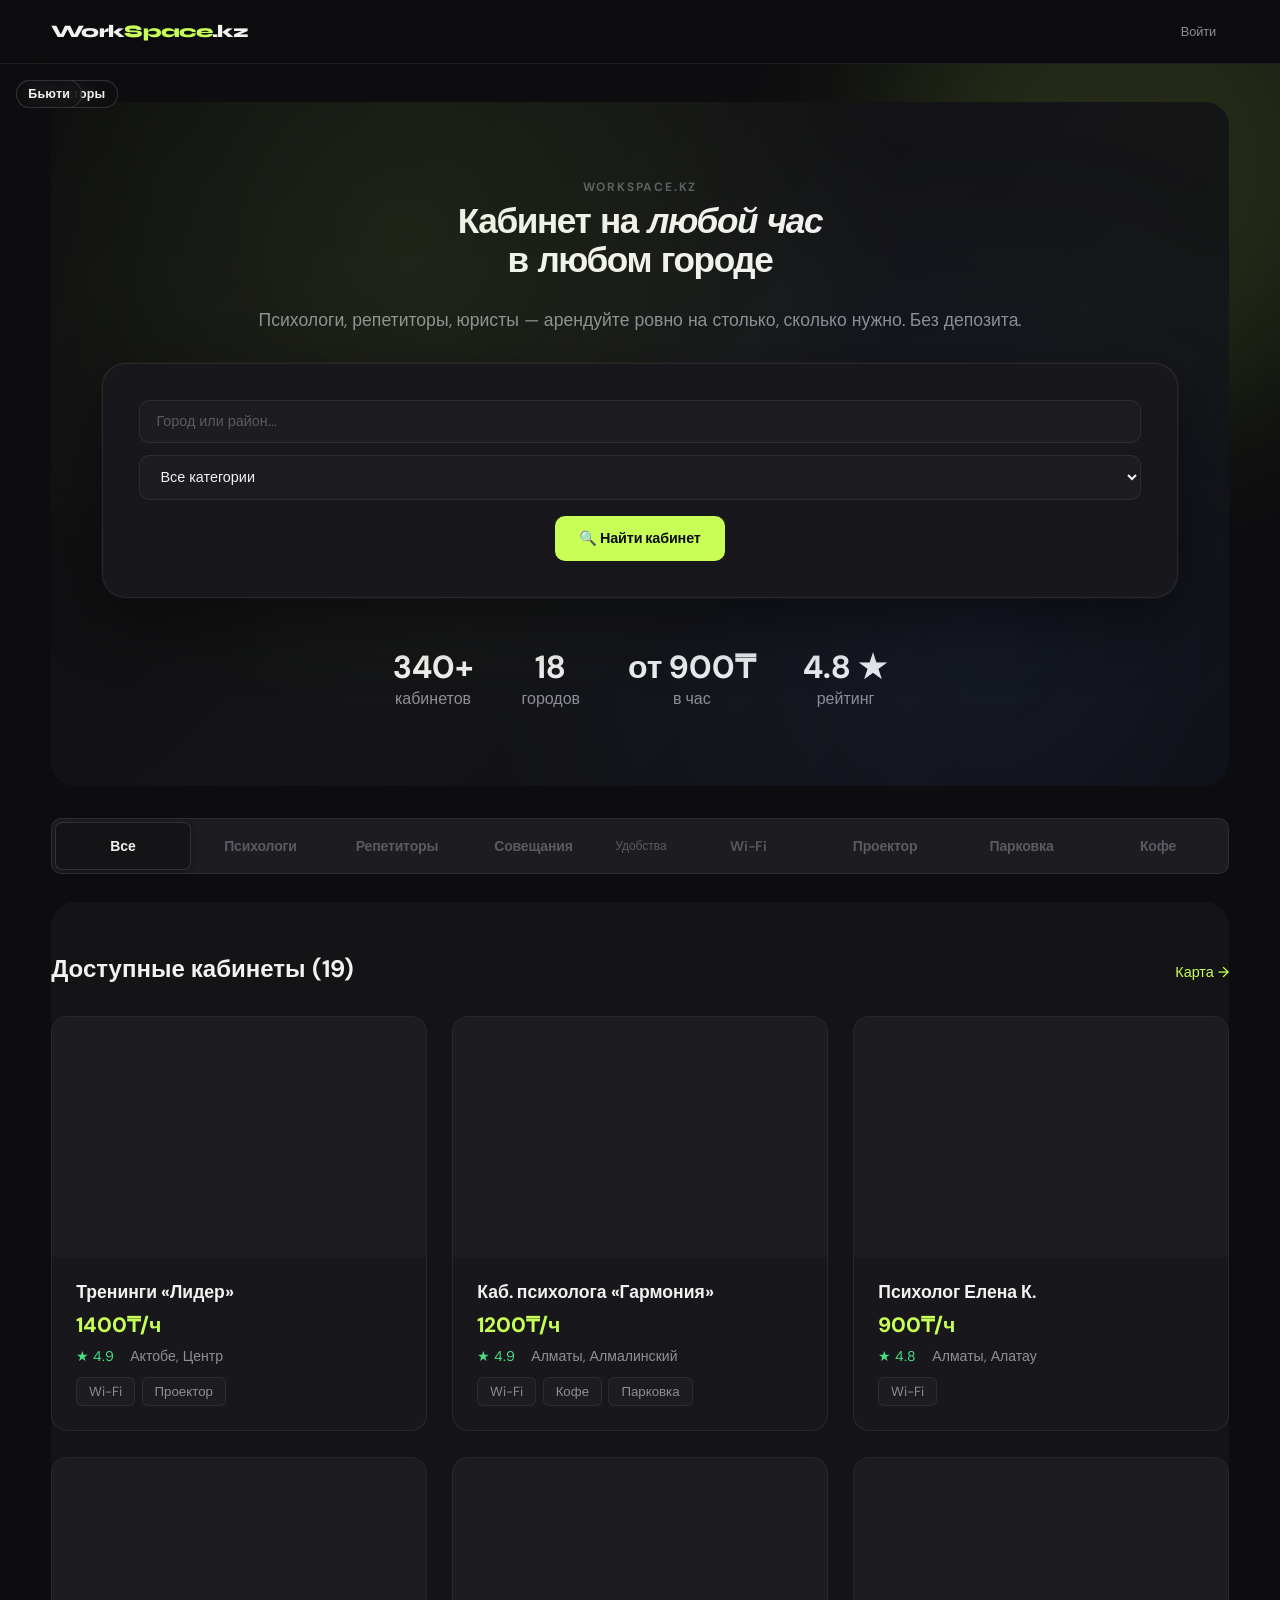
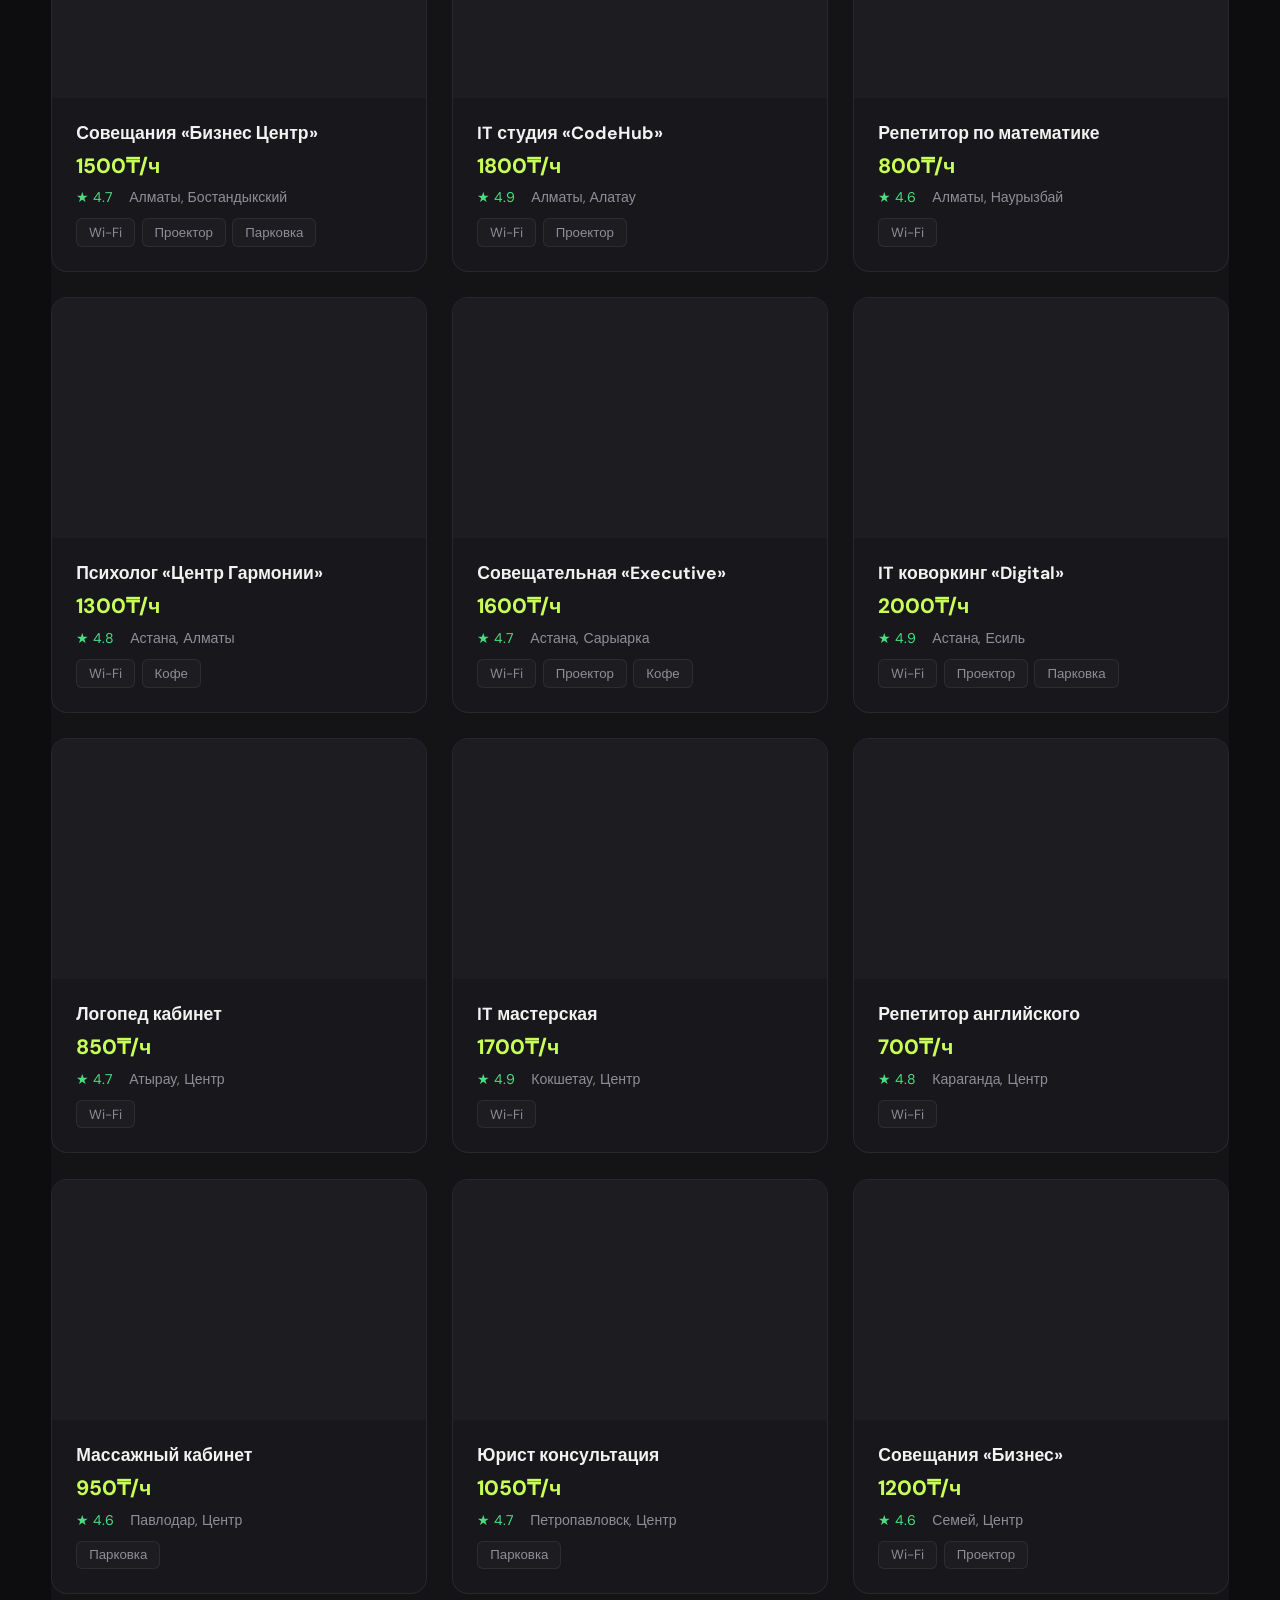
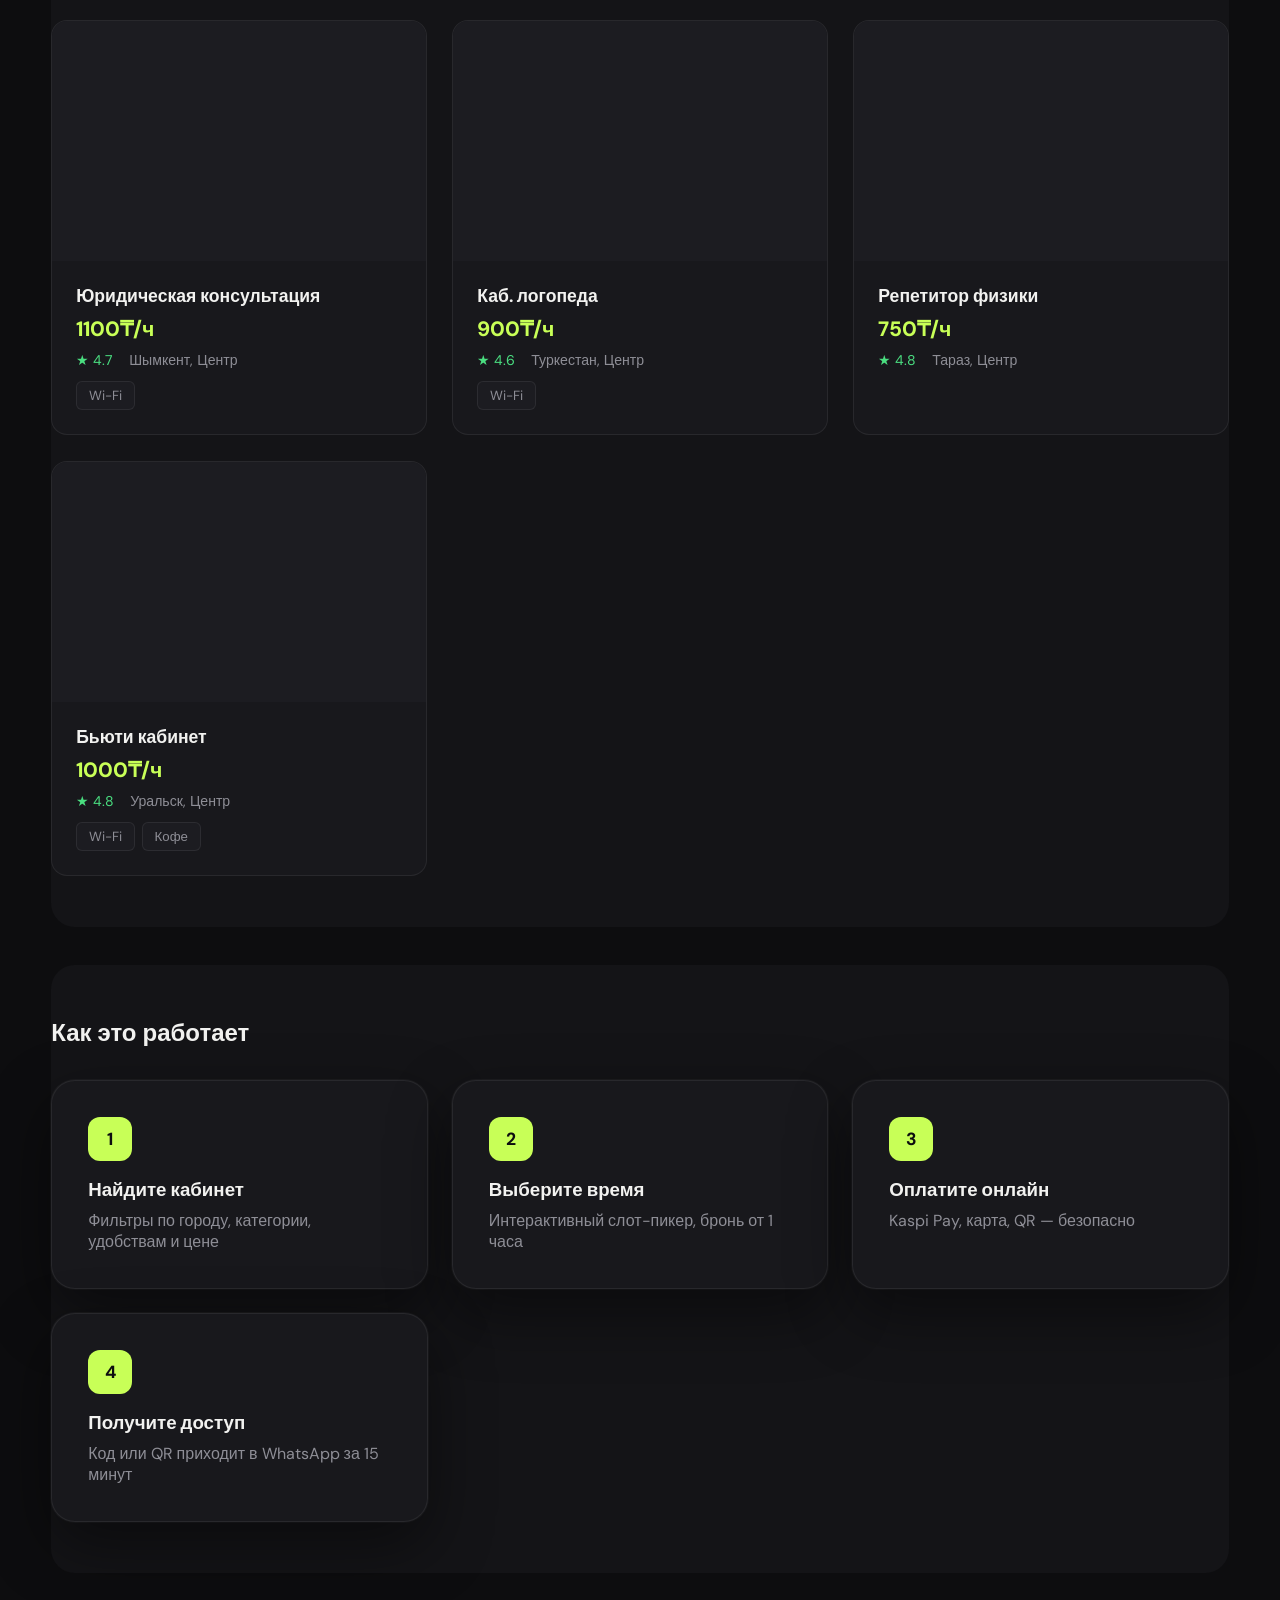
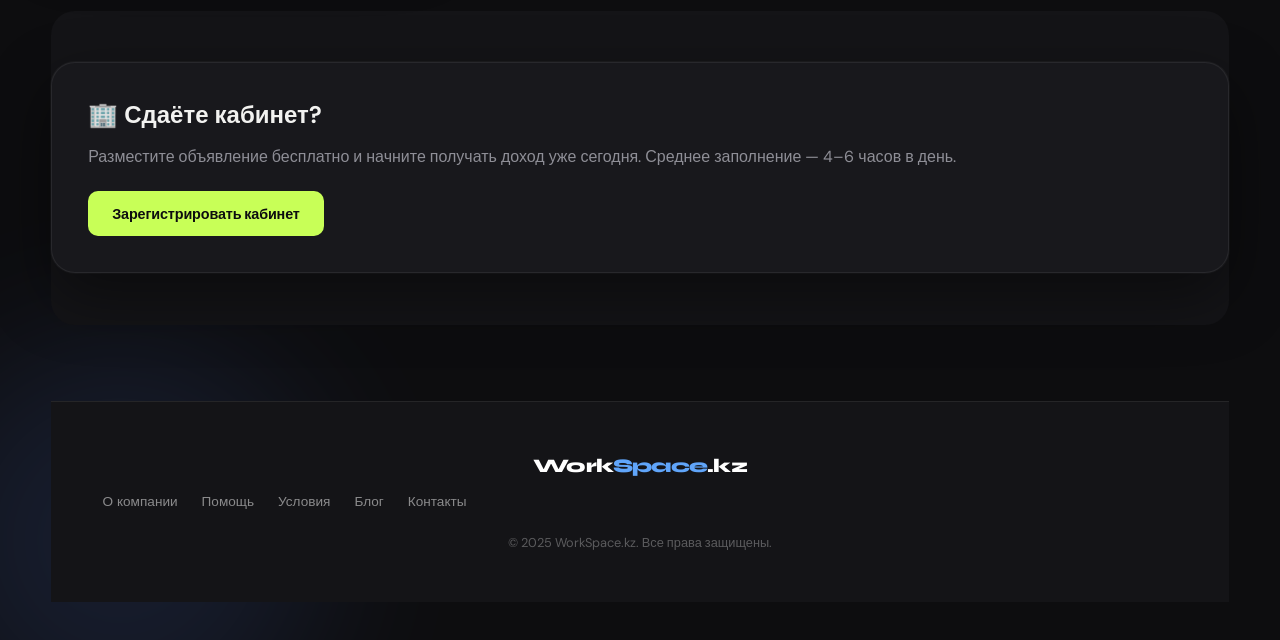
<file: index.html>
<!DOCTYPE html>
<html lang="ru">
<head>
  <meta charset="UTF-8">
  <meta name="viewport" content="width=device-width, initial-scale=1.0">
  <title>WorkSpace.kz — Почасовая аренда кабинетов</title>
  <link rel="preconnect" href="https://fonts.googleapis.com">
  <link rel="preconnect" href="https://fonts.gstatic.com" crossorigin>
  <link href="https://fonts.googleapis.com/css2?family=Syne:wght@400;600;700;800&family=DM+Sans:wght@300;400;500;600&display=swap" rel="stylesheet">
  <link rel="stylesheet" href="styles.css">
  <link rel="manifest" href="manifest.json">
  <meta name="theme-color" content="#C8FF57">
  <style>
    @media (max-width: 768px) {
      .hero { padding: 6vw 4vw; }
      .hero h1 { font-size: 1.8rem; }
      .hero .page-card { padding: 1.25rem; }
      .field-row { flex-direction: column; }
      .field-row .field { width: 100%; }
      /* Stats row in hero */
      .hero > div[style*="gap: 3rem"] {
        gap: 1.5rem !important;
        justify-content: center;
      }
      /* Filter strip: horizontal scroll */
      #filterStrip {
        flex-wrap: nowrap;
        overflow-x: auto;
        -webkit-overflow-scrolling: touch;
        padding-bottom: 0.5rem;
        gap: 0.5rem;
        justify-content: flex-start;
      }
      #filterStrip .tab-btn { flex-shrink: 0; }
      .divider { display: none; }
      /* content sections */
      .content-wrapper .section { padding: 2vw 0; }
      .section-head h2 { font-size: 1.3rem; }
    }
    @media (max-width: 480px) {
      .hero h1 { font-size: 1.5rem; }
    }
  </style>
</head>
<body data-page="index">

<!-- ══ HEADER ══════════════════════════════════════════════ -->
<header>
  <a href="index.html" class="logo">Work<span>Space</span>.kz</a>
  <div class="nav-right">
    <a href="login.html" class="header-back">
      <svg width="14" height="14" viewBox="0 0 14 14" fill="none"><path d="M9 11L5 7L9 3" stroke="currentColor" stroke-width="1.5" stroke-linecap="round" stroke-linejoin="round"/></svg>
      Войти
    </a>
  </div>
</header>

<!-- HERO -->
<main>
  <section class="hero">
    <p class="card-eyebrow">WorkSpace.kz</p>
    <h1 class="card-title">Кабинет на <em>любой час</em><br>в любом городе</h1>
    <p style="color: var(--tx2); margin-bottom: 2rem; font-size: 1.1rem;">Психологи, репетиторы, юристы — арендуйте ровно на столько, сколько нужно. Без депозита.</p>
    <div class="page-card">
      <div class="field-row" style="display:flex;gap:0.75rem;flex-wrap:wrap;">
        <input id="heroCity" class="field" placeholder="Город или район...">
        <select id="heroCat" class="field">
          <option value="">Все категории</option>
          <option>Психологи</option><option>Репетиторы</option><option>Совещания</option>
          <option>Бьюти</option><option>Юристы</option><option>IT</option>
          <option>Массаж</option><option>Тренинги</option><option>Логопеды</option>
        </select>
      </div>
      <button class="btn-primary" onclick="heroSearch()" style="margin-top: 1rem;">🔍 Найти кабинет</button>
    </div>
    <div style="display: flex; justify-content: center; gap: 3rem; flex-wrap: wrap; margin-top: 3rem;">
      <div><strong style="display: block; font-size: 2rem;">340+</strong><span style="color: var(--tx2);">кабинетов</span></div>
      <div><strong style="display: block; font-size: 2rem;">18</strong><span style="color: var(--tx2);">городов</span></div>
      <div><strong style="display: block; font-size: 2rem;">от 900₸</strong><span style="color: var(--tx2);">в час</span></div>
      <div><strong style="display: block; font-size: 2rem;">4.8 ★</strong><span style="color: var(--tx2);">рейтинг</span></div>
    </div>
  </section>

<!-- FILTER STRIP -->
<div class="tabs" id="filterStrip" style="margin-top: 2rem;">
  <button class="tab-btn active" onclick="toggleCat(this,'')">Все</button>
  <button class="tab-btn" onclick="toggleCat(this,'психолог')">Психологи</button>
  <button class="tab-btn" onclick="toggleCat(this,'репетитор')">Репетиторы</button>
  <button class="tab-btn" onclick="toggleCat(this,'совещание')">Совещания</button>
  <div class="divider" style="margin: 1rem 0;">
    <div class="divider-line"></div>
    <span class="divider-text">Удобства</span>
    <div class="divider-line"></div>
  </div>
  <button class="tab-btn" onclick="toggleAmenity(this,'Wi-Fi')">Wi-Fi</button>
  <button class="tab-btn" onclick="toggleAmenity(this,'Проектор')">Проектор</button>
  <button class="tab-btn" onclick="toggleAmenity(this,'Парковка')">Парковка</button>
  <button class="tab-btn" onclick="toggleAmenity(this,'Кофе')">Кофе</button>
</div>

<!-- CONTENT -->
<div class="content-wrapper">
  <!-- CARDS SECTION -->
  <section class="section">
    <div class="section-head">
      <h2 id="resultLabel">Доступные кабинеты</h2>
      <a href="#" onclick="Utils.showToast('Карта — скоро!');return false">Карта →</a>
    </div>
    <div class="loader" id="cardsLoader" style="display: flex; align-items: center; justify-content: center; padding: 4rem; color: var(--tx2);">
      <div style="width: 32px; height: 32px; border: 3px solid var(--bg3); border-top-color: var(--accent); border-radius: 50%; animation: spin 1s linear infinite;"></div>
      <span style="margin-left: 1rem;">Загрузка кабинетов...</span>
    </div>
    <div class="spaces-grid" id="cardsGrid" data-page="index" style="display: none;"></div>
  </section>

  <!-- HOW IT WORKS -->
  <section class="section">
    <div class="section-head">
      <h2>Как это работает</h2>
    </div>
    <div style="display: grid; grid-template-columns: repeat(auto-fit, minmax(280px,1fr)); gap: 1.5rem;">
      <div class="page-card">
        <div style="width: 44px; height: 44px; border-radius: 12px; background: var(--accent); color: #0D0D0F; display: flex; align-items: center; justify-content: center; font-weight: 700; font-size: 1.1rem; margin-bottom: 1rem;">1</div>
        <h3 style="margin-bottom: 0.5rem;">Найдите кабинет</h3>
        <p style="color: var(--tx2);">Фильтры по городу, категории, удобствам и цене</p>
      </div>
      <div class="page-card">
        <div style="width: 44px; height: 44px; border-radius: 12px; background: var(--accent); color: #0D0D0F; display: flex; align-items: center; justify-content: center; font-weight: 700; font-size: 1.1rem; margin-bottom: 1rem;">2</div>
        <h3 style="margin-bottom: 0.5rem;">Выберите время</h3>
        <p style="color: var(--tx2);">Интерактивный слот-пикер, бронь от 1 часа</p>
      </div>
      <div class="page-card">
        <div style="width: 44px; height: 44px; border-radius: 12px; background: var(--accent); color: #0D0D0F; display: flex; align-items: center; justify-content: center; font-weight: 700; font-size: 1.1rem; margin-bottom: 1rem;">3</div>
        <h3 style="margin-bottom: 0.5rem;">Оплатите онлайн</h3>
        <p style="color: var(--tx2);">Kaspi Pay, карта, QR — безопасно</p>
      </div>
      <div class="page-card">
        <div style="width: 44px; height: 44px; border-radius: 12px; background: var(--accent); color: #0D0D0F; display: flex; align-items: center; justify-content: center; font-weight: 700; font-size: 1.1rem; margin-bottom: 1rem;">4</div>
        <h3 style="margin-bottom: 0.5rem;">Получите доступ</h3>
        <p style="color: var(--tx2);">Код или QR приходит в WhatsApp за 15 минут</p>
      </div>
    </div>
  </section>

  <!-- LANDLORD CTA -->
  <section class="section">
    <div class="page-card">
      <h2 style="margin-bottom: 1rem;">🏢 Сдаёте кабинет?</h2>
      <p style="color: var(--tx2); margin-bottom: 1.5rem;">Разместите объявление бесплатно и начните получать доход уже сегодня. Среднее заполнение — 4–6 часов в день.</p>
      <button class="btn-primary" onclick="Utils.showToast('Регистрация арендодателя — скоро!'); window.location.href='login.html#register';">Зарегистрировать кабинет</button>
    </div>
  </section>
</div>

<!-- FOOTER -->
<footer class="footer">
  <div style="width: 100%;">
    <div class="logo" style="color:#fff;font-size:1.2rem;margin-bottom:1rem;display:block">Work<span style="color:#60A5FA">Space</span>.kz</div>
    <div class="footer-links">
      <a href="#">О компании</a>
      <a href="#">Помощь</a>
      <a href="#">Условия</a>
      <a href="#">Блог</a>
      <a href="#">Контакты</a>
    </div>
    <p style="color:rgba(255,255,255,.3);font-size:.8rem;margin:0">&copy; 2025 WorkSpace.kz. Все права защищены.</p>
  </div>
</footer>

<!-- BOOKING MODAL -->
<div id="overlay" class="overlay" onclick="closeModal(event)">
  <div class="modal" onclick="event.stopPropagation()">
    <div class="modal-hd">
      <h3 id="modalTitle">Бронирование</h3>
      <button class="close-btn" onclick="closeModal()">&times;</button>
    </div>
    <div class="modal-body" id="modalBody"></div>
  </div>
</div>

<!-- TOAST -->
<div id="toast" class="toast"></div>

<script src="db.js"></script>
<script src="auth.js"></script>
<script src="api.js"></script>
<script src="data.js"></script>
<script src="main.js" defer></script>

<!-- PWA Service Worker -->
<script>
if ('serviceWorker' in navigator) {
  navigator.serviceWorker.register('/sw.js');
}
</script>

</body>
</html>
</file>
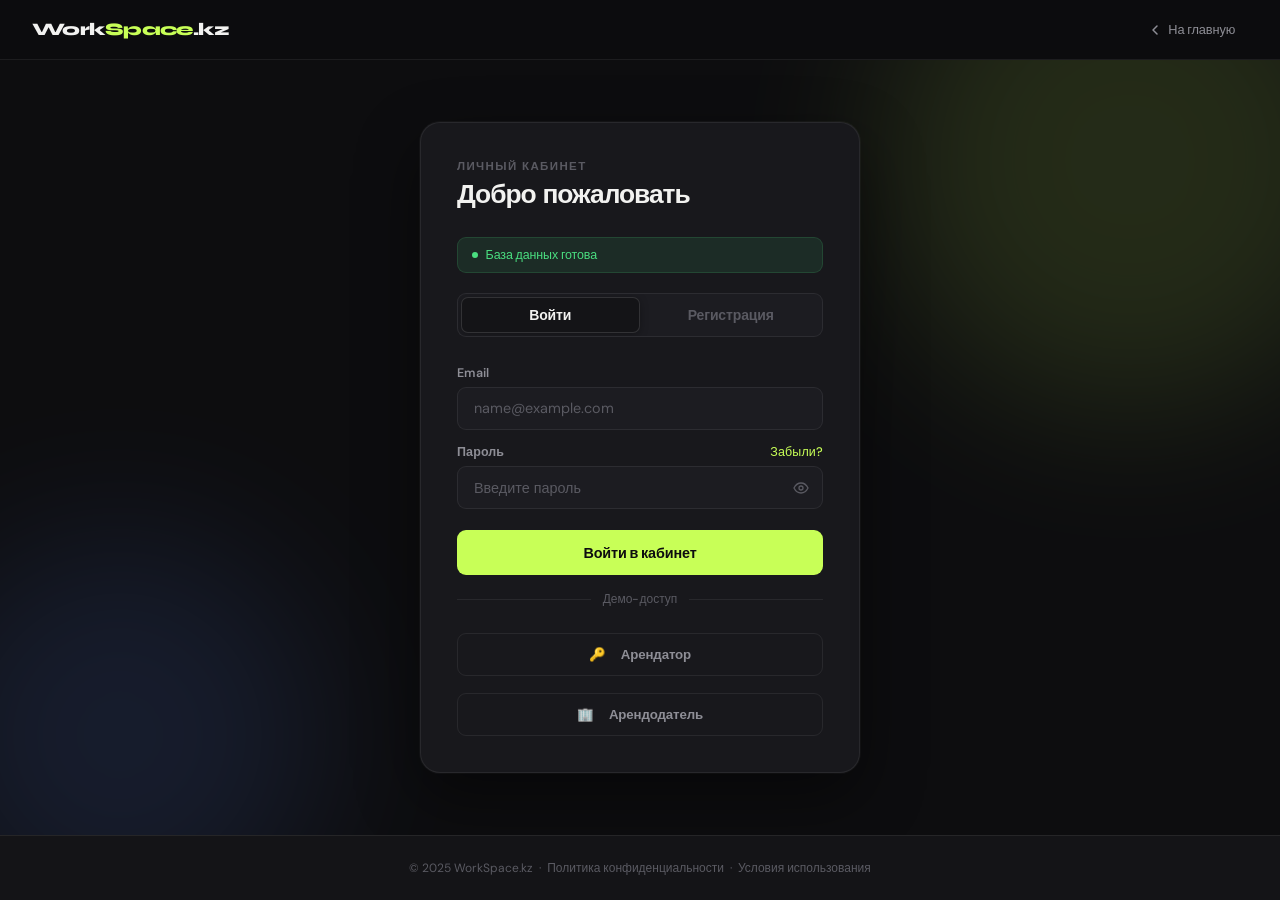
<file: admin.html>
<!DOCTYPE html>
<html lang="ru">
<head>
  <meta charset="UTF-8">
  <meta name="viewport" content="width=device-width, initial-scale=1.0">
  <title>Админ — WorkSpace.kz</title>
  <link rel="preconnect" href="https://fonts.googleapis.com">
  <link rel="preconnect" href="https://fonts.gstatic.com" crossorigin>
  <link href="https://fonts.googleapis.com/css2?family=Syne:wght@400;600;700;800&family=DM+Sans:wght@300;400;500;600&display=swap" rel="stylesheet">
  <style>
    *, *::before, *::after { box-sizing: border-box; margin: 0; padding: 0; }
    :root {
      --bg:#0D0D0F; --bg2:#141417; --bg3:#1A1A1F; --bg4:#222228;
      --bd:#2A2A32; --tx:#F0F0F5; --tx2:#888898; --tx3:#555565;
      --accent:#A8FF57; --accent2:#5C8AFF;
      --err:#FF5757; --warn:#FFB347; --ok:#57E5A8;
      --r:12px; --r-sm:8px;
    }
    body { font-family:'DM Sans',sans-serif; background:var(--bg); color:var(--tx); min-height:100vh; display:flex; flex-direction:column; }

    /* HEADER */
    header { display:flex; align-items:center; justify-content:space-between; padding:0 2rem; height:60px; background:var(--bg2); border-bottom:1px solid var(--bd); position:sticky; top:0; z-index:100; }
    .logo { font-family:'Syne',sans-serif; font-weight:800; font-size:1.25rem; color:var(--tx); text-decoration:none; }
    .logo span { color:var(--accent); }
    .admin-badge { background:rgba(168,255,87,0.12); color:var(--accent); font-size:0.72rem; font-weight:700; padding:0.2rem 0.6rem; border-radius:20px; letter-spacing:0.05em; text-transform:uppercase; border:1px solid rgba(168,255,87,0.25); }
    .header-right { display:flex; align-items:center; gap:1rem; }
    .header-back { color:var(--tx2); text-decoration:none; font-size:0.85rem; transition:color 0.2s; }
    .header-back:hover { color:var(--accent); }

    /* LAYOUT */
    .shell { display:flex; flex:1; }

    /* SIDEBAR */
    .sidebar { width:220px; background:var(--bg2); border-right:1px solid var(--bd); padding:1.5rem 1rem; display:flex; flex-direction:column; gap:0.25rem; flex-shrink:0; }
    .sidebar-label { font-size:0.68rem; font-weight:700; letter-spacing:0.1em; text-transform:uppercase; color:var(--tx3); padding:0.5rem 0.75rem 0.25rem; }
    .nav-item { display:flex; align-items:center; gap:0.65rem; padding:0.6rem 0.75rem; border-radius:var(--r-sm); color:var(--tx2); cursor:pointer; font-size:0.88rem; font-weight:500; transition:all 0.15s; border:none; background:transparent; width:100%; text-align:left; }
    .nav-item:hover { background:var(--bg3); color:var(--tx); }
    .nav-item.active { background:rgba(168,255,87,0.1); color:var(--accent); }
    .nav-item .icon { font-size:1rem; flex-shrink:0; }
    .nav-count { margin-left:auto; background:var(--bg4); color:var(--tx2); font-size:0.72rem; padding:0.1rem 0.45rem; border-radius:10px; }
    .nav-item.active .nav-count { background:rgba(168,255,87,0.15); color:var(--accent); }

    /* MAIN */
    .main { flex:1; padding:2rem; overflow-y:auto; }
    .page-title { font-family:'Syne',sans-serif; font-size:1.5rem; font-weight:800; margin-bottom:1.5rem; }

    /* STATS */
    .stats-bar { display:grid; grid-template-columns:repeat(auto-fit,minmax(160px,1fr)); gap:1rem; margin-bottom:2rem; }
    .stat-card { background:var(--bg2); border:1px solid var(--bd); border-radius:var(--r); padding:1.25rem 1.5rem; }
    .stat-label { font-size:0.78rem; color:var(--tx2); margin-bottom:0.35rem; }
    .stat-value { font-family:'Syne',sans-serif; font-size:2rem; font-weight:800; }
    .stat-value.green { color:var(--accent); }
    .stat-value.blue  { color:var(--accent2); }
    .stat-value.warn  { color:var(--warn); }

    /* TABLE CARD */
    .table-card { background:var(--bg2); border:1px solid var(--bd); border-radius:var(--r); overflow:hidden; }
    .table-toolbar { display:flex; align-items:center; gap:0.75rem; padding:1rem 1.25rem; border-bottom:1px solid var(--bd); flex-wrap:wrap; }
    .search-box { flex:1; min-width:180px; background:var(--bg3); border:1px solid var(--bd); border-radius:var(--r-sm); padding:0.5rem 0.85rem; color:var(--tx); font-size:0.88rem; font-family:'DM Sans',sans-serif; outline:none; transition:border-color 0.2s; }
    .search-box:focus { border-color:var(--accent); }
    .search-box::placeholder { color:var(--tx3); }
    .filter-select { background:var(--bg3); border:1px solid var(--bd); border-radius:var(--r-sm); padding:0.5rem 0.75rem; color:var(--tx); font-size:0.85rem; font-family:'DM Sans',sans-serif; outline:none; cursor:pointer; }
    .filter-select:focus { border-color:var(--accent); }

    .btn { display:inline-flex; align-items:center; gap:0.4rem; padding:0.5rem 1rem; border-radius:var(--r-sm); font-size:0.85rem; font-weight:600; font-family:'DM Sans',sans-serif; cursor:pointer; border:none; transition:all 0.15s; white-space:nowrap; }
    .btn-green  { background:var(--accent); color:#0D0D0F; }
    .btn-green:hover  { background:#c0ff77; }
    .btn-ghost  { background:var(--bg4); color:var(--tx2); border:1px solid var(--bd); }
    .btn-ghost:hover  { color:var(--tx); border-color:var(--tx3); }
    .btn-danger { background:rgba(255,87,87,0.12); color:var(--err); border:1px solid rgba(255,87,87,0.25); }
    .btn-danger:hover { background:rgba(255,87,87,0.22); }
    .btn-sm { padding:0.3rem 0.65rem; font-size:0.78rem; }
    .btn:disabled { opacity:0.5; cursor:not-allowed; }

    table { width:100%; border-collapse:collapse; }
    thead tr { border-bottom:1px solid var(--bd); }
    th { padding:0.75rem 1rem; text-align:left; font-size:0.72rem; font-weight:700; letter-spacing:0.07em; text-transform:uppercase; color:var(--tx3); }
    td { padding:0.8rem 1rem; font-size:0.88rem; border-bottom:1px solid rgba(42,42,50,0.6); vertical-align:middle; }
    tr:last-child td { border-bottom:none; }
    tr:hover td { background:rgba(255,255,255,0.015); }

    .avatar-sm { width:32px; height:32px; border-radius:50%; background:linear-gradient(135deg,var(--accent),#5C8AFF); display:inline-flex; align-items:center; justify-content:center; font-size:0.78rem; font-weight:800; color:#0D0D0F; flex-shrink:0; }
    .user-cell { display:flex; align-items:center; gap:0.65rem; }
    .user-email { font-size:0.78rem; color:var(--tx2); }

    .badge { display:inline-block; padding:0.2rem 0.6rem; border-radius:20px; font-size:0.72rem; font-weight:700; }
    .badge-landlord { background:rgba(92,138,255,0.15); color:var(--accent2); }
    .badge-tenant   { background:rgba(87,229,168,0.15); color:var(--ok); }
    .badge-admin    { background:rgba(168,255,87,0.15); color:var(--accent); }
    .badge-active   { background:rgba(87,229,168,0.12); color:var(--ok); }
    .badge-inactive { background:rgba(255,87,87,0.12); color:var(--err); }
    .badge-pending  { background:rgba(255,179,71,0.15); color:var(--warn); }
    .badge-confirmed{ background:rgba(92,138,255,0.15); color:var(--accent2); }
    .badge-cancelled{ background:rgba(255,87,87,0.12); color:var(--err); }

    .actions { display:flex; gap:0.4rem; }

    /* PAGINATION */
    .pagination { display:flex; align-items:center; justify-content:space-between; padding:1rem 1.25rem; border-top:1px solid var(--bd); font-size:0.83rem; color:var(--tx2); }
    .page-btns { display:flex; gap:0.35rem; }
    .page-btn { width:30px; height:30px; border-radius:6px; background:var(--bg3); border:1px solid var(--bd); color:var(--tx2); cursor:pointer; display:flex; align-items:center; justify-content:center; font-size:0.83rem; transition:all 0.15s; }
    .page-btn:hover { border-color:var(--accent); color:var(--accent); }
    .page-btn.active { background:rgba(168,255,87,0.12); border-color:var(--accent); color:var(--accent); }

    /* MODAL */
    .modal-overlay { position:fixed; inset:0; background:rgba(0,0,0,0.7); backdrop-filter:blur(4px); z-index:200; display:flex; align-items:center; justify-content:center; padding:1rem; opacity:0; pointer-events:none; transition:opacity 0.2s; }
    .modal-overlay.open { opacity:1; pointer-events:all; }
    .modal { background:var(--bg2); border:1px solid var(--bd); border-radius:var(--r); padding:2rem; width:100%; max-width:500px; transform:translateY(20px); transition:transform 0.2s; max-height:90vh; overflow-y:auto; }
    .modal-overlay.open .modal { transform:translateY(0); }
    .modal-title { font-family:'Syne',sans-serif; font-size:1.2rem; font-weight:800; margin-bottom:1.5rem; }
    .field-group { display:flex; flex-direction:column; gap:0.4rem; margin-bottom:1rem; }
    .field-label { font-size:0.8rem; font-weight:600; color:var(--tx2); }
    .field { background:var(--bg3); border:1px solid var(--bd); border-radius:var(--r-sm); padding:0.6rem 0.85rem; color:var(--tx); font-size:0.88rem; font-family:'DM Sans',sans-serif; outline:none; transition:border-color 0.2s; width:100%; }
    .field:focus { border-color:var(--accent); }
    .field.error { border-color:var(--err); }
    select.field { cursor:pointer; }
    .modal-actions { display:flex; gap:0.75rem; margin-top:1.5rem; }

    /* CONFIRM */
    .confirm-overlay { position:fixed; inset:0; background:rgba(0,0,0,0.8); backdrop-filter:blur(6px); z-index:300; display:flex; align-items:center; justify-content:center; padding:1rem; opacity:0; pointer-events:none; transition:opacity 0.2s; }
    .confirm-overlay.open { opacity:1; pointer-events:all; }
    .confirm-box { background:var(--bg2); border:1px solid rgba(255,87,87,0.3); border-radius:var(--r); padding:2rem; max-width:380px; width:100%; text-align:center; transform:scale(0.95); transition:transform 0.2s; }
    .confirm-overlay.open .confirm-box { transform:scale(1); }
    .confirm-icon { font-size:2.5rem; margin-bottom:0.75rem; }
    .confirm-title { font-family:'Syne',sans-serif; font-size:1.1rem; font-weight:800; margin-bottom:0.5rem; }
    .confirm-text { font-size:0.88rem; color:var(--tx2); margin-bottom:1.5rem; }
    .confirm-actions { display:flex; gap:0.75rem; justify-content:center; }

    /* TOAST */
    .toast { position:fixed; bottom:2rem; right:2rem; z-index:400; padding:0.75rem 1.25rem; border-radius:var(--r-sm); font-size:0.88rem; font-weight:500; opacity:0; transform:translateY(10px); transition:all 0.3s; pointer-events:none; }
    .toast.show { opacity:1; transform:translateY(0); }
    .toast.success { background:rgba(87,229,168,0.15); border:1px solid var(--ok); color:var(--ok); }
    .toast.error   { background:rgba(255,87,87,0.15); border:1px solid var(--err); color:var(--err); }

    /* SKELETON */
    .skel { height:16px; border-radius:4px; background:linear-gradient(90deg,var(--bg3) 25%,var(--bg4) 50%,var(--bg3) 75%); background-size:200% 100%; animation:shimmer 1.2s infinite; }
    @keyframes shimmer { 0%{background-position:200% 0} 100%{background-position:-200% 0} }

    /* ERROR BANNER */
    .error-banner { background:rgba(255,87,87,0.08); border:1px solid rgba(255,87,87,0.25); border-radius:var(--r-sm); padding:1rem 1.25rem; color:var(--err); font-size:0.88rem; display:flex; align-items:center; gap:0.75rem; margin-bottom:1.5rem; }

    .section { display:none; }
    .section.active { display:block; }
    .empty-state { text-align:center; padding:3rem; color:var(--tx3); font-size:0.88rem; }
    .empty-state .empty-icon { font-size:2rem; margin-bottom:0.5rem; }

    /* ── Admin mobile ── */
    @media (max-width: 900px) {
      .shell { flex-direction: column; }
      .sidebar {
        width: 100%;
        flex-direction: row;
        flex-wrap: nowrap;
        overflow-x: auto;
        padding: 0.5rem;
        border-right: none;
        border-bottom: 1px solid var(--bd);
        gap: 0.25rem;
      }
      .sidebar-label { display: none; }
      .nav-item { flex-shrink: 0; padding: 0.5rem 0.75rem; font-size: 0.82rem; }
      .main { padding: 1rem; }
      .stats-bar { grid-template-columns: repeat(2, 1fr); }
    }
    @media (max-width: 600px) {
      .stats-bar { grid-template-columns: 1fr 1fr; gap: 0.75rem; }
      .stat-value { font-size: 1.5rem; }
      .table-card { overflow-x: auto; }
      table { min-width: 520px; }
      .table-toolbar { flex-direction: column; align-items: stretch; }
      .search-box { min-width: unset; }
      .modal { padding: 1.25rem; }
      .modal-actions { flex-direction: column; }
      .page-title { font-size: 1.2rem; }
      header { padding: 0 1rem; }
      .logo { font-size: 1rem; }
    }
  </style>
</head>
<body>

<header>
  <div style="display:flex;align-items:center;gap:0.75rem;">
    <a href="index.html" class="logo">Work<span>Space</span>.kz</a>
    <span class="admin-badge">Admin</span>
  </div>
  <div class="header-right">
    <span id="headerUser" style="font-size:0.85rem;color:var(--tx2);"></span>
    <a href="index.html" class="header-back">Главная</a>
    <a href="profile.html" class="header-back">Профиль</a>
    <a href="#" onclick="Auth.logout(); window.location.href='index.html'; return false" class="header-back">Выход</a>
  </div>
</header>

<div class="shell">
  <nav class="sidebar">
    <span class="sidebar-label">Разделы</span>
    <button class="nav-item active" onclick="switchTab('users',this)">
      <span class="icon">👤</span> Пользователи
      <span class="nav-count" id="cnt-users">—</span>
    </button>
    <button class="nav-item" onclick="switchTab('rooms',this)">
      <span class="icon">🏢</span> Пространства
      <span class="nav-count" id="cnt-rooms">—</span>
    </button>
    <button class="nav-item" onclick="switchTab('bookings',this)">
      <span class="icon">📅</span> Брони
      <span class="nav-count" id="cnt-bookings">—</span>
    </button>
  </nav>

  <main class="main">
    <div id="globalError" class="error-banner" style="display:none;">
      ⚠️ <span id="globalErrorText"></span>
    </div>

    <div class="stats-bar">
      <div class="stat-card"><div class="stat-label">Пользователи</div><div class="stat-value green" id="stat-users">—</div></div>
      <div class="stat-card"><div class="stat-label">Пространства</div><div class="stat-value blue"  id="stat-rooms">—</div></div>
      <div class="stat-card"><div class="stat-label">Брони</div>       <div class="stat-value"        id="stat-bookings">—</div></div>
      <div class="stat-card"><div class="stat-label">Ожидают</div>     <div class="stat-value warn"   id="stat-pending">—</div></div>
    </div>

    <!-- USERS -->
    <div class="section active" id="tab-users">
      <div class="page-title">👤 Пользователи</div>
      <div class="table-card">
        <div class="table-toolbar">
          <input class="search-box" placeholder="Поиск по имени или email…" oninput="Users.filter(this.value)">
          <select class="filter-select" onchange="Users.filterRole(this.value)">
            <option value="">Все роли</option>
            <option value="tenant">Арендатор</option>
            <option value="landlord">Арендодатель</option>
            <option value="admin">Администратор</option>
          </select>
          <button class="btn btn-green" onclick="Users.openCreate()">+ Добавить</button>
        </div>
        <table><thead><tr>
          <th>Пользователь</th><th>Роль</th><th>Телефон</th><th>Регистрация</th><th>Действия</th>
        </tr></thead><tbody id="usersBody"></tbody></table>
        <div id="users-empty" class="empty-state" style="display:none;"><div class="empty-icon">👤</div>Нет пользователей</div>
        <div class="pagination"><span id="users-info"></span><div class="page-btns" id="users-pages"></div></div>
      </div>
    </div>

    <!-- ROOMS -->
    <div class="section" id="tab-rooms">
      <div class="page-title">🏢 Пространства</div>
      <div class="table-card">
        <div class="table-toolbar">
          <input class="search-box" placeholder="Поиск по названию или адресу…" oninput="Rooms.filter(this.value)">
          <select class="filter-select" onchange="Rooms.filterStatus(this.value)">
            <option value="">Все статусы</option>
            <option value="active">Активные</option>
            <option value="inactive">Неактивные</option>
          </select>
          <button class="btn btn-green" onclick="Rooms.openCreate()">+ Добавить</button>
        </div>
        <table><thead><tr>
          <th>Название</th><th>Адрес</th><th>Тип</th><th>Цена/ч</th><th>Статус</th><th>Действия</th>
        </tr></thead><tbody id="roomsBody"></tbody></table>
        <div id="rooms-empty" class="empty-state" style="display:none;"><div class="empty-icon">🏢</div>Нет пространств</div>
        <div class="pagination"><span id="rooms-info"></span><div class="page-btns" id="rooms-pages"></div></div>
      </div>
    </div>

    <!-- BOOKINGS -->
    <div class="section" id="tab-bookings">
      <div class="page-title">📅 Брони</div>
      <div class="table-card">
        <div class="table-toolbar">
          <input class="search-box" placeholder="Поиск по пользователю или пространству…" oninput="Bookings.filter(this.value)">
          <select class="filter-select" onchange="Bookings.filterStatus(this.value)">
            <option value="">Все статусы</option>
            <option value="pending">Ожидание</option>
            <option value="confirmed">Подтверждено</option>
            <option value="cancelled">Отменено</option>
          </select>
          <button class="btn btn-green" onclick="Bookings.openCreate()">+ Добавить</button>
        </div>
        <table><thead><tr>
          <th>Пользователь</th><th>Пространство</th><th>Дата / Слоты</th><th>Статус</th><th>Действия</th>
        </tr></thead><tbody id="bookingsBody"></tbody></table>
        <div id="bookings-empty" class="empty-state" style="display:none;"><div class="empty-icon">📅</div>Нет броней</div>
        <div class="pagination"><span id="bookings-info"></span><div class="page-btns" id="bookings-pages"></div></div>
      </div>
    </div>
  </main>
</div>

<!-- MODAL: User -->
<div class="modal-overlay" id="userModal">
  <div class="modal">
    <div class="modal-title" id="userModalTitle">Добавить пользователя</div>
    <div class="field-group"><label class="field-label">Имя *</label><input class="field" id="u-name" placeholder="Иван Иванов"></div>
    <div class="field-group"><label class="field-label">Email *</label><input class="field" id="u-email" type="email" placeholder="ivan@example.com"></div>
    <div class="field-group"><label class="field-label">Телефон</label><input class="field" id="u-phone" placeholder="+7 777 000 0000"></div>
    <div class="field-group"><label class="field-label">Роль *</label>
      <select class="field" id="u-role">
        <option value="tenant">Арендатор</option>
        <option value="landlord">Арендодатель</option>
        <option value="admin">Администратор</option>
      </select>
    </div>
    <div class="field-group" id="u-pass-group">
      <label class="field-label">Пароль * <span style="color:var(--tx3);font-weight:400;">(мин. 8 символов)</span></label>
      <input class="field" id="u-password" type="password" placeholder="••••••••">
    </div>
    <div class="modal-actions">
      <button class="btn btn-green" id="userSaveBtn" onclick="Users.submit()">Сохранить</button>
      <button class="btn btn-ghost" onclick="closeModal('userModal')">Отмена</button>
    </div>
  </div>
</div>

<!-- MODAL: Room -->
<div class="modal-overlay" id="roomModal">
  <div class="modal">
    <div class="modal-title" id="roomModalTitle">Добавить пространство</div>
    <div class="field-group"><label class="field-label">Название *</label><input class="field" id="r-name" placeholder="Коворкинг Central"></div>
    <div class="field-group"><label class="field-label">Адрес</label><input class="field" id="r-address" placeholder="г. Алматы, ул. Абая 10"></div>
    <div class="field-group"><label class="field-label">Тип</label>
      <select class="field" id="r-type">
        <option value="coworking">Коворкинг</option>
        <option value="office">Офис</option>
        <option value="meeting">Переговорная</option>
        <option value="event">Мероприятие</option>
      </select>
    </div>
    <div class="field-group"><label class="field-label">Цена за час (₸)</label><input class="field" id="r-price" type="number" min="0" placeholder="1500"></div>
    <div class="field-group"><label class="field-label">Вместимость</label><input class="field" id="r-capacity" type="number" min="1" placeholder="10"></div>
    <div class="field-group"><label class="field-label">URL изображения</label><input class="field" id="r-img" placeholder="https://example.com/image.jpg"></div>
    <div class="field-group"><label class="field-label">Описание</label><textarea class="field" id="r-description" rows="3" placeholder="Описание…" style="resize:vertical;"></textarea></div>
    <div class="field-group"><label class="field-label">Статус</label>
      <select class="field" id="r-status">
        <option value="active">Активное</option>
        <option value="inactive">Неактивное</option>
      </select>
    </div>
    <div class="modal-actions">
      <button class="btn btn-green" id="roomSaveBtn" onclick="Rooms.submit()">Сохранить</button>
      <button class="btn btn-ghost" onclick="closeModal('roomModal')">Отмена</button>
    </div>
  </div>
</div>

<!-- MODAL: Booking -->
<div class="modal-overlay" id="bookingModal">
  <div class="modal">
    <div class="modal-title" id="bookingModalTitle">Добавить бронь</div>
    <div class="field-group"><label class="field-label">Пользователь *</label><select class="field" id="b-user"></select></div>
    <div class="field-group"><label class="field-label">Пространство *</label><select class="field" id="b-room"></select></div>
    <div class="field-group"><label class="field-label">Дата *</label><input class="field" id="b-date" type="date"></div>
    <div class="field-group">
      <label class="field-label">Слоты (через запятую)</label>
      <input class="field" id="b-slots" placeholder="09:00,10:00,11:00">
    </div>
    <div class="field-group"><label class="field-label">Статус</label>
      <select class="field" id="b-status">
        <option value="pending">Ожидание</option>
        <option value="confirmed">Подтверждено</option>
        <option value="cancelled">Отменено</option>
      </select>
    </div>
    <div class="modal-actions">
      <button class="btn btn-green" id="bookingSaveBtn" onclick="Bookings.submit()">Сохранить</button>
      <button class="btn btn-ghost" onclick="closeModal('bookingModal')">Отмена</button>
    </div>
  </div>
</div>

<!-- CONFIRM -->
<div class="confirm-overlay" id="confirmOverlay">
  <div class="confirm-box">
    <div class="confirm-icon">🗑️</div>
    <div class="confirm-title">Удалить запись?</div>
    <div class="confirm-text" id="confirmText">Это действие нельзя отменить.</div>
    <div class="confirm-actions">
      <button class="btn btn-danger" id="confirmBtn" onclick="Confirm.execute()">Удалить</button>
      <button class="btn btn-ghost" onclick="Confirm.close()">Отмена</button>
    </div>
  </div>
</div>

<div id="toast" class="toast"></div>

<script src="db.js"></script>
<script src="auth.js"></script>
<script src="api.js"></script>
<script>
'use strict';

// ─── HELPERS ────────────────────────────────────────────────────
const ROWS = 10;

function toast(msg, type = 'success') {
  const el = document.getElementById('toast');
  el.textContent = msg;
  el.className = `toast ${type} show`;
  clearTimeout(el._t);
  el._t = setTimeout(() => el.classList.remove('show'), 3500);
}

function showGlobalError(msg) {
  document.getElementById('globalErrorText').textContent = msg;
  document.getElementById('globalError').style.display = 'flex';
}

function fmtDate(d) {
  if (!d) return '—';
  return new Date(d).toLocaleDateString('ru-RU', { day:'numeric', month:'short', year:'numeric' });
}

function roleBadge(role) {
  const map = { landlord:['badge-landlord','🏢 Арендодатель'], tenant:['badge-tenant','🔑 Арендатор'], admin:['badge-admin','⭐ Админ'] };
  const [cls, txt] = map[role] || ['', role];
  return `<span class="badge ${cls}">${txt}</span>`;
}

function statusBadge(status) {
  const map = {
    active:   ['badge-active',   '● Активное'],    inactive: ['badge-inactive','○ Неактивное'],
    pending:  ['badge-pending',  '⏳ Ожидание'],   confirmed:['badge-confirmed','✓ Подтверждено'],
    cancelled:['badge-cancelled','✕ Отменено'],
  };
  const [cls, txt] = map[status] || ['', status];
  return `<span class="badge ${cls}">${txt}</span>`;
}

function roomTypeName(t) {
  return { coworking:'Коворкинг', office:'Офис', meeting:'Переговорная', event:'Мероприятие' }[t] || t || '—';
}

function skeletonRows(tbodyId, cols) {
  document.getElementById(tbodyId).innerHTML = Array.from({length:5}, () =>
    `<tr>${Array.from({length:cols}, () => `<td><div class="skel" style="width:${60+Math.random()*30}%"></div></td>`).join('')}</tr>`
  ).join('');
}

function renderPages(arr, page, infoId, pagesId, renderFn) {
  const total = arr.length;
  const totalPages = Math.max(1, Math.ceil(total / ROWS));
  const p = Math.min(page, totalPages);
  const slice = arr.slice((p-1)*ROWS, p*ROWS);
  document.getElementById(infoId).textContent = total
    ? `${(p-1)*ROWS+1}–${Math.min(p*ROWS,total)} из ${total}` : '0 записей';
  const pb = document.getElementById(pagesId);
  pb.innerHTML = '';
  for (let i = 1; i <= totalPages; i++) {
    const b = document.createElement('button');
    b.className = 'page-btn' + (i===p?' active':'');
    b.textContent = i;
    b.onclick = () => renderFn(i);
    pb.appendChild(b);
  }
  return { slice, page: p };
}

function setBusy(btnId, busy, label='Сохранить') {
  const btn = document.getElementById(btnId);
  if (!btn) return;
  btn.disabled = busy;
  btn.textContent = busy ? 'Сохранение…' : label;
}

// ─── TABS ────────────────────────────────────────────────────────
function switchTab(name, btn) {
  document.querySelectorAll('.section').forEach(s => s.classList.remove('active'));
  document.querySelectorAll('.nav-item').forEach(n => n.classList.remove('active'));
  document.getElementById('tab-'+name).classList.add('active');
  btn.classList.add('active');
}

// ─── MODALS ──────────────────────────────────────────────────────
function openModal(id)  { document.getElementById(id).classList.add('open'); }
function closeModal(id) { document.getElementById(id).classList.remove('open'); }

document.querySelectorAll('.modal-overlay').forEach(ov =>
  ov.addEventListener('click', e => { if (e.target===ov) closeModal(ov.id); })
);
document.getElementById('confirmOverlay').addEventListener('click', e => {
  if (e.target===document.getElementById('confirmOverlay')) Confirm.close();
});

// ─── CONFIRM ─────────────────────────────────────────────────────
const Confirm = {
  _cb: null,
  ask(text, cb) {
    this._cb = cb;
    document.getElementById('confirmText').textContent = text;
    document.getElementById('confirmOverlay').classList.add('open');
  },
  close() { this._cb=null; document.getElementById('confirmOverlay').classList.remove('open'); },
  async execute() {
    if (!this._cb) return;
    const btn = document.getElementById('confirmBtn');
    btn.disabled=true; btn.textContent='Удаление…';
    try { await this._cb(); }
    catch(e) { toast(e.message,'error'); }
    finally { btn.disabled=false; btn.textContent='Удалить'; this.close(); }
  },
};

// ─── STATS ───────────────────────────────────────────────────────
function updateStats(stats) {
  if (Array.isArray(stats)) {
    // Legacy support if called with arrays (though we'll use the stats object)
    return;
  }
  document.getElementById('stat-users').textContent    = stats.users ?? '0';
  document.getElementById('stat-rooms').textContent    = stats.rooms ?? '0';
  document.getElementById('stat-bookings').textContent = stats.bookings ?? '0';
  document.getElementById('stat-pending').textContent  = stats.pending ?? '0';
  
  document.getElementById('cnt-users').textContent    = stats.users ?? '0';
  document.getElementById('cnt-rooms').textContent    = stats.rooms ?? '0';
  document.getElementById('cnt-bookings').textContent = stats.bookings ?? '0';
}

// ─── USERS ───────────────────────────────────────────────────────
const Users = (() => {
  let _all=[], _page=1, _q='', _role='', _editId=null;

  function filtered() {
    return _all.filter(u => {
      const q = _q.toLowerCase();
      return (!q || u.name?.toLowerCase().includes(q) || u.email?.toLowerCase().includes(q))
          && (!_role || u.role===_role);
    });
  }

  function render(page=_page) {
    _page = page;
    const arr = filtered();
    const {slice} = renderPages(arr, page, 'users-info', 'users-pages', render);
    const empty = document.getElementById('users-empty');
    const tbody = document.getElementById('usersBody');
    if (!arr.length) { tbody.innerHTML=''; empty.style.display=''; return; }
    empty.style.display='none';
    tbody.innerHTML = slice.map(u => `
      <tr>
        <td><div class="user-cell">
          <div class="avatar-sm">${(u.name||'?')[0].toUpperCase()}</div>
          <div><div>${u.name||'—'}</div><div class="user-email">${u.email||''}</div></div>
        </div></td>
        <td>${roleBadge(u.role)}</td>
        <td style="color:var(--tx2)">${u.phone||'—'}</td>
        <td style="color:var(--tx2)">${fmtDate(u.created_at||u.joined)}</td>
        <td><div class="actions">
          <button class="btn btn-ghost btn-sm" onclick="Users.openEdit('${u.email}')">✏️ Ред.</button>
          <button class="btn btn-danger btn-sm" onclick="Users.askDelete('${u.email}','${(u.name||'').replace(/'/g,"\\'")}')">🗑️</button>
        </div></td>
      </tr>`).join('');
  }

  async function load() {
    skeletonRows('usersBody', 5);
    try {
      _all = await window.api.adminGetUsers();
      render(1);
    } catch(e) {
      document.getElementById('usersBody').innerHTML='';
      showGlobalError('Пользователи: '+e.message);
    }
  }

  function openCreate() {
    _editId=null;
    document.getElementById('userModalTitle').textContent='+ Добавить пользователя';
    ['u-name','u-email','u-phone','u-password'].forEach(id => { document.getElementById(id).value=''; document.getElementById(id).classList.remove('error'); });
    document.getElementById('u-role').value='tenant';
    document.getElementById('u-pass-group').style.display='';
    openModal('userModal');
  }

  function openEdit(email) {
    const u = _all.find(x=>x.email===email); if (!u) return;
    _editId=email;
    document.getElementById('userModalTitle').textContent='✏️ Редактировать пользователя';
    document.getElementById('u-name').value  = u.name  ||'';
    document.getElementById('u-email').value = u.email ||'';
    document.getElementById('u-phone').value = u.phone ||'';
    document.getElementById('u-role').value  = u.role  ||'tenant';
    document.getElementById('u-password').value='';
    document.getElementById('u-pass-group').style.display='none';
    ['u-name','u-email'].forEach(id=>document.getElementById(id).classList.remove('error'));
    openModal('userModal');
  }

  async function submit() {
    const name=document.getElementById('u-name').value.trim();
    const email=document.getElementById('u-email').value.trim();
    const phone=document.getElementById('u-phone').value.trim();
    const role=document.getElementById('u-role').value;
    const password=document.getElementById('u-password').value;
    let ok=true;
    ['u-name','u-email'].forEach(id=>document.getElementById(id).classList.remove('error'));
    if (!name)  { document.getElementById('u-name').classList.add('error');  ok=false; }
    if (!email) { document.getElementById('u-email').classList.add('error'); ok=false; }
    if (!_editId && password.length<8) { toast('Пароль минимум 8 символов','error'); ok=false; }
    if (!ok) return;

    setBusy('userSaveBtn',true);
    try {
      if (_editId) {
        const updated = await window.api.adminUpdateUser(_editId,{name,email,phone,role});
        const i=_all.findIndex(x=>x.email===_editId); if (i!==-1) _all[i]={..._all[i],...updated};
        toast('Пользователь обновлён');
      } else {
        const created = await window.api.adminCreateUser({name,email,phone,password,role});
        _all.unshift(created);
        toast('Пользователь добавлен');
      }
      closeModal('userModal'); render(1);
    } catch(e) { toast(e.message,'error'); }
    finally { setBusy('userSaveBtn',false); }
  }

  function askDelete(email, name) {
    Confirm.ask(`Удалить пользователя «${name}»? Это действие нельзя отменить.`, async()=>{
      await window.api.adminDeleteUser(email);
      _all=_all.filter(x=>x.email!==email); render(1);
      toast('Пользователь удалён');
    });
  }

  return { load, render, submit, openCreate, openEdit, askDelete,
    filter: q=>{ _q=q; render(1); }, filterRole: r=>{ _role=r; render(1); },
    get all(){ return _all; } };
})();

// ─── ROOMS ───────────────────────────────────────────────────────
const Rooms = (() => {
  let _all=[], _page=1, _q='', _status='', _editId=null, _editOwner=null, _editAmenities=[];

  function filtered() {
    return _all.filter(r => {
      const q=_q.toLowerCase();
      const title = (r.title || '').toLowerCase();
      const city = (r.city || '').toLowerCase();
      return (!q || title.includes(q) || city.includes(q))
          && (!_status || r.status===_status);
    });
  }

  function render(page=_page) {
    _page=page;
    const arr=filtered();
    const {slice}=renderPages(arr,page,'rooms-info','rooms-pages',render);
    const empty=document.getElementById('rooms-empty');
    const tbody=document.getElementById('roomsBody');
    if (!arr.length){ tbody.innerHTML=''; empty.style.display=''; return; }
    empty.style.display='none';
    tbody.innerHTML=slice.map(r=>`
      <tr>
        <td style="font-weight:600;">${r.title||'—'}</td>
        <td style="color:var(--tx2);font-size:0.83rem;">${r.city || ''} ${r.district ? ', ' + r.district : ''}</td>
        <td style="color:var(--tx2);">${roomTypeName(r.category)}</td>
        <td style="color:var(--accent);font-weight:600;">${r.price!=null?Number(r.price).toLocaleString('ru')+' ₸':'—'}</td>
        <td>${statusBadge(r.status||'active')}</td>
        <td><div class="actions">
          <button class="btn btn-ghost btn-sm" onclick="Rooms.openEdit('${r.id}')">✏️ Ред.</button>
          <button class="btn btn-danger btn-sm" onclick="Rooms.askDelete('${r.id}','${(r.title||'').replace(/'/g,"\\'")}')">🗑️</button>
        </div></td>
      </tr>`).join('');
  }

  async function load() {
    skeletonRows('roomsBody',6);
    try { _all=await window.api.adminGetRooms(); render(1); }
    catch(e){ document.getElementById('roomsBody').innerHTML=''; showGlobalError('Пространства: '+e.message); }
  }

  function openCreate() {
    _editId=null;
    document.getElementById('roomModalTitle').textContent='+ Добавить пространство';
    ['r-name','r-address','r-price','r-capacity','r-img','r-description'].forEach(id=>{ 
      const el = document.getElementById(id);
      if (el) { el.value=''; el.classList.remove('error'); }
    });
    document.getElementById('r-type').value='coworking';
    document.getElementById('r-status').value='active';
    openModal('roomModal');
  }

  function openEdit(id) {
    const r=_all.find(x=>x.id===id); if (!r) return;
    _editId=id;
    _editOwner=r.owner_email;
    _editAmenities=r.amenities;
    document.getElementById('roomModalTitle').textContent='✏️ Редактировать пространство';
    document.getElementById('r-name').value       =r.title||'';
    document.getElementById('r-address').value    =r.city + (r.district ? ', ' + r.district : '');
    document.getElementById('r-type').value       =r.category||'coworking';
    document.getElementById('r-price').value      =r.price!=null?r.price:'';
    document.getElementById('r-capacity').value   =r.capacity||'';
    document.getElementById('r-img').value        =r.img||'';
    document.getElementById('r-description').value=r.description||'';
    document.getElementById('r-status').value     =r.status||'active';
    openModal('roomModal');
  }

  async function submit() {
    const title      =document.getElementById('r-name').value.trim();
    const cityFull   =document.getElementById('r-address').value.trim();
    const city       =cityFull.split(',')[0].trim();
    const district   =cityFull.split(',')[1]?.trim() || '';
    const category   =document.getElementById('r-type').value;
    const price      =parseFloat(document.getElementById('r-price').value)||0;
    const capacity   =parseInt(document.getElementById('r-capacity').value)||null;
    const img        =document.getElementById('r-img').value.trim();
    const description=document.getElementById('r-description').value.trim();
    const status     =document.getElementById('r-status').value;
    
    if (!title){ document.getElementById('r-name').classList.add('error'); return; }
    document.getElementById('r-name').classList.remove('error');
    
    setBusy('roomSaveBtn',true);
    try {
      const amenities = _editId ? _editAmenities : [];
      const owner_email = _editId ? _editOwner : null;
      const payload={title,city,district,category,price,capacity,img,description,status,amenities,owner_email};
      if (_editId) {
        const updated=await window.api.adminUpdateRoom(_editId,payload);
        const i=_all.findIndex(x=>x.id===_editId); if (i!==-1) _all[i]={..._all[i],...updated};
        toast('Пространство обновлено');
      } else {
        const created=await window.api.adminCreateRoom(payload);
        _all.unshift(created);
        toast('Пространство добавлено');
      }
      closeModal('roomModal'); render(1);
    } catch(e){ toast(e.message,'error'); }
    finally { setBusy('roomSaveBtn',false); }
  }

  function askDelete(id,name) {
    Confirm.ask(`Удалить пространство «${name}»?`, async()=>{
      await window.api.adminDeleteRoom(id);
      _all=_all.filter(x=>x.id!==id); render(1);
      toast('Пространство удалено');
    });
  }

  return { load, render, submit, openCreate, openEdit, askDelete,
    filter: q=>{ _q=q.toLowerCase(); render(1); }, filterStatus: s=>{ _status=s; render(1); },
    get all(){ return _all; } };
})();

// ─── BOOKINGS ────────────────────────────────────────────────────
const Bookings = (() => {
  let _all=[], _page=1, _q='', _status='', _editId=null;

  function uName(email){ const u=Users.all.find(x=>x.email===email); return u?u.name:email; }
  function rName(id){ const r=Rooms.all.find(x=>x.id===id); return r?r.title:`#${id}`; }

  function filtered() {
    return _all.filter(b=>{
      const q=_q.toLowerCase();
      return (!q||uName(b.user_email).toLowerCase().includes(q)||rName(b.room_id).toLowerCase().includes(q))
          && (!_status||b.status===_status);
    });
  }

  function render(page=_page) {
    _page=page;
    const arr=filtered();
    const {slice}=renderPages(arr,page,'bookings-info','bookings-pages',render);
    const empty=document.getElementById('bookings-empty');
    const tbody=document.getElementById('bookingsBody');
    if (!arr.length){ tbody.innerHTML=''; empty.style.display=''; return; }
    empty.style.display='none';
    tbody.innerHTML=slice.map(b=>{
      return `
        <tr>
          <td><div class="user-cell">
            <div class="avatar-sm">${uName(b.user_email)[0].toUpperCase()}</div>
            <div>${uName(b.user_email)}</div>
          </div></td>
          <td style="font-weight:600;">${rName(b.room_id)}</td>
          <td style="color:var(--tx2);font-size:0.83rem;">${fmtDate(b.booking_date)}<br><span style="font-size:0.78rem;">${b.slot||'—'}</span></td>
          <td>${statusBadge(b.status)}</td>
          <td><div class="actions">
            <button class="btn btn-ghost btn-sm" onclick="Bookings.openEdit('${b.id}')">✏️ Ред.</button>
            <button class="btn btn-danger btn-sm" onclick="Bookings.askDelete('${b.id}')">🗑️</button>
          </div></td>
        </tr>`;
    }).join('');
  }

  async function load() {
    skeletonRows('bookingsBody',5);
    try { _all=await window.api.adminGetBookings(); render(1); }
    catch(e){ document.getElementById('bookingsBody').innerHTML=''; showGlobalError('Брони: '+e.message); }
  }

  function populate() {
    document.getElementById('b-user').innerHTML=
      Users.all.map(u=>`<option value="${u.email}">${u.name} (${u.email})</option>`).join('');
    document.getElementById('b-room').innerHTML=
      Rooms.all.map(r=>`<option value="${r.id}">${r.title}</option>`).join('');
  }

  function openCreate() {
    _editId=null;
    document.getElementById('bookingModalTitle').textContent='+ Добавить бронь';
    populate();
    document.getElementById('b-date').value='';
    document.getElementById('b-slots').value='';
    document.getElementById('b-status').value='pending';
    openModal('bookingModal');
  }

  function openEdit(id) {
    const b=_all.find(x=>x.id===id); if (!b) return;
    _editId=id;
    document.getElementById('bookingModalTitle').textContent='✏️ Редактировать бронь';
    populate();
    document.getElementById('b-user').value  =b.user_email||'';
    document.getElementById('b-room').value  =b.room_id||'';
    document.getElementById('b-date').value  =b.booking_date||'';
    document.getElementById('b-slots').value =b.slot||'';
    document.getElementById('b-status').value=b.status||'pending';
    openModal('bookingModal');
  }

  async function submit() {
    const user_email  =document.getElementById('b-user').value;
    const room_id     =document.getElementById('b-room').value;
    const booking_date=document.getElementById('b-date').value;
    const slot        =document.getElementById('b-slots').value.trim();
    const status      =document.getElementById('b-status').value;
    if (!booking_date){ toast('Укажите дату','error'); return; }
    setBusy('bookingSaveBtn',true);
    try {
      const payload={user_email,room_id,booking_date,slot,status};
      if (_editId) {
        const updated=await window.api.adminUpdateBooking(_editId,payload);
        const i=_all.findIndex(x=>x.id===_editId); if (i!==-1) _all[i]={..._all[i],...updated};
        toast('Бронь обновлена');
      } else {
        const created=await window.api.adminCreateBooking(payload);
        _all.unshift(created);
        toast('Бронь добавлена');
      }
      closeModal('bookingModal'); render(1);
      document.getElementById('stat-pending').textContent=_all.filter(b=>b.status==='pending').length;
    } catch(e){ toast(e.message,'error'); }
    finally { setBusy('bookingSaveBtn',false); }
  }

  function askDelete(id) {
    Confirm.ask('Удалить бронь? Это действие нельзя отменить.', async()=>{
      await window.api.adminDeleteBooking(id);
      _all=_all.filter(x=>x.id!==id); render(1);
      toast('Бронь удалена');
      document.getElementById('stat-pending').textContent=_all.filter(b=>b.status==='pending').length;
    });
  }

  return { load, render, submit, openCreate, openEdit, askDelete,
    filter: q=>{ _q=q.toLowerCase(); render(1); }, filterStatus: s=>{ _status=s; render(1); },
    get all(){ return _all; } };
})();

// ─── INIT ─────────────────────────────────────────────────────────
async function init() {
  await DB.ready;
  
  if (!Auth.isLoggedIn()) { window.location.href='login.html'; return; }
  const user = Auth.getUser();
  if (user.role !== 'admin') { window.location.href='dashboard.html'; return; }

  document.getElementById('headerUser').textContent=user.name||user.email;

  // Load data and stats sequentially to avoid race conditions in renderers
  try {
    const stats = await window.api.adminGetStats();
    updateStats(stats);
    
    await Users.load(); 
    await Rooms.load(); 
    await Bookings.load();
  } catch (e) {
    console.error('Initial load failed:', e);
  }
}

document.addEventListener('DOMContentLoaded', init);
</script>
</body>
</html>
</file>
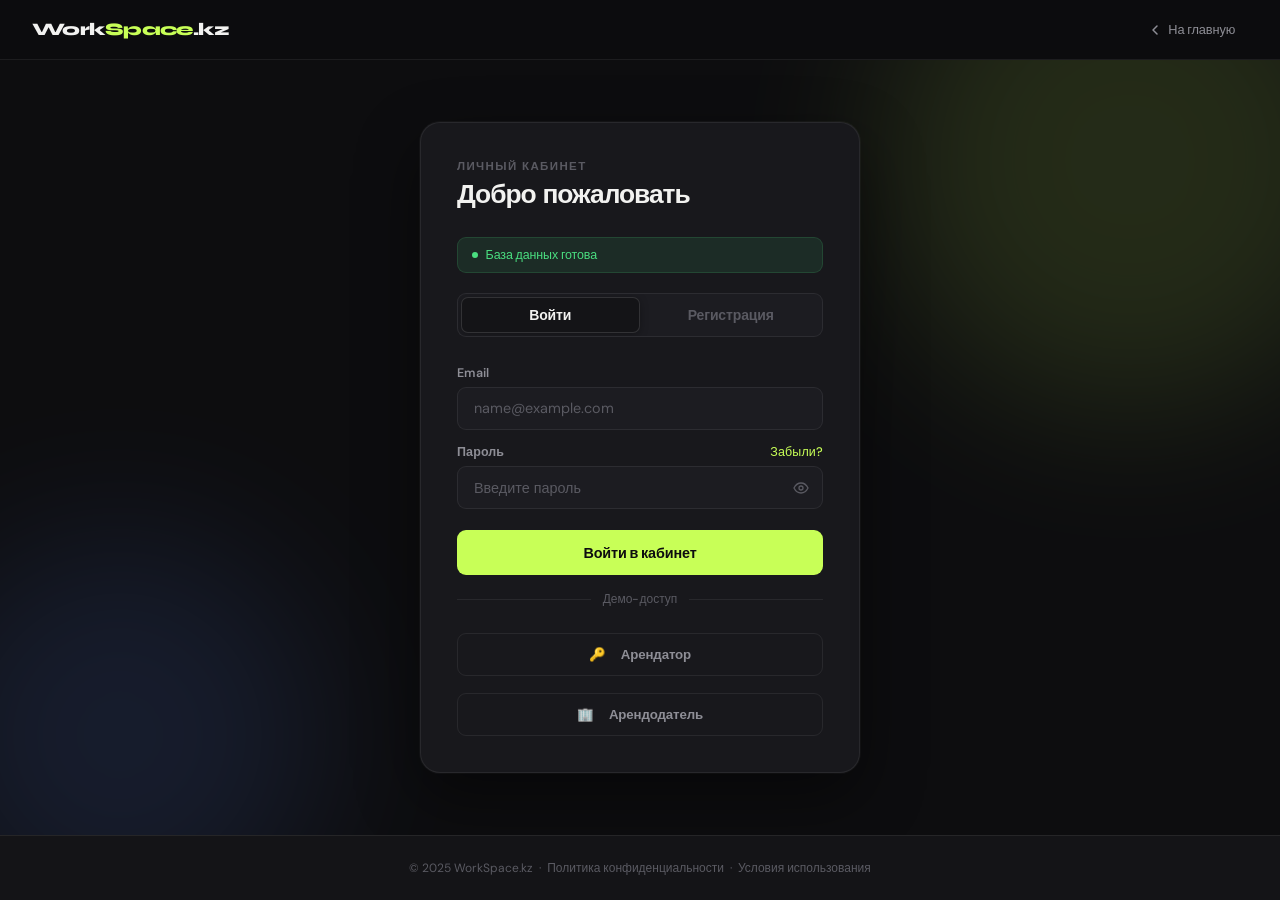
<file: dashboard.html>
<!DOCTYPE html>
<html lang="ru">
<head>
  <meta charset="UTF-8">
  <meta name="viewport" content="width=device-width, initial-scale=1.0">
  <title>Дашборд — WorkSpace.kz</title>
  <meta name="description" content="Личный кабинет пользователя WorkSpace.kz — активные брони, история и статистика.">
  <link rel="preconnect" href="https://fonts.googleapis.com">
  <link rel="preconnect" href="https://fonts.gstatic.com" crossorigin>
  <link href="https://fonts.googleapis.com/css2?family=Syne:wght@400;600;700;800&family=DM+Sans:wght@300;400;500;600&display=swap" rel="stylesheet">
  <link rel="stylesheet" href="styles.css">
  <style>
    .booking-card {
      display: grid;
      grid-template-columns: 90px 1fr auto;
      gap: 1.25rem;
      align-items: center;
      padding: 1.5rem;
    }
    @media (max-width: 600px) {
      .booking-card { grid-template-columns: 1fr; }
    }
    .status-pill {
      display: inline-block;
      padding: 0.3rem 0.8rem;
      border-radius: 20px;
      font-size: 0.78rem;
      font-weight: 700;
      letter-spacing: 0.03em;
    }
    .status-pill.CONFIRMED  { background: var(--ok-bg);   color: var(--ok); }
    .status-pill.PENDING    { background: var(--warn-bg);  color: var(--warn); }
    .status-pill.CANCELLED  { background: var(--err-bg);   color: var(--err); }
    .status-pill.COMPLETED  { background: var(--bg3);      color: var(--tx2); }
    .status-pill.BLOCKED    { background: var(--bg3);      color: var(--tx3); }
    .stat-card {
      text-align: center;
      padding: 2rem;
    }
    .stat-value {
      font-size: 2.5rem;
      font-weight: 800;
      line-height: 1;
      margin-bottom: 0.4rem;
    }
    .stat-label { color: var(--tx2); font-size: 0.9rem; }
    .empty-state {
      padding: 3rem;
      text-align: center;
      color: var(--tx2);
    }
    .empty-state .icon { font-size: 2.5rem; margin-bottom: 1rem; }
  </style>
</head>
<body data-page="dashboard">
<header>
  <a href="index.html" class="logo">Work<span>Space</span>.kz</a>
  <div class="nav-right" id="navRight"></div>
</header>

<main style="width: 100%;">

  <!-- Stats Row -->
  <div style="display: grid; grid-template-columns: repeat(auto-fit, minmax(180px, 1fr)); gap: 1.5rem; margin-bottom: 2rem;">
    <div class="page-card stat-card">
      <div class="stat-value" id="statActive" style="color: var(--accent);">—</div>
      <div class="stat-label">активных броней</div>
    </div>
    <div class="page-card stat-card">
      <div class="stat-value" id="statTotal" style="color: var(--ok);">—</div>
      <div class="stat-label">всего броней</div>
    </div>
    <div class="page-card stat-card">
      <div class="stat-value" id="statSpent" style="color: var(--accent);">—</div>
      <div class="stat-label">потрачено</div>
    </div>
  </div>

  <!-- Bookings list -->
  <div class="page-card" style="overflow: hidden; padding: 0;">
    <div style="display: flex; justify-content: space-between; align-items: center; padding: 1.5rem 1.75rem; border-bottom: 1px solid var(--bd);">
      <h2 style="margin: 0; font-size: 1.2rem;">Мои бронирования</h2>
      <a href="catalog.html" class="btn-primary" style="padding: 0.6rem 1.2rem; font-size: 0.85rem; text-decoration: none;">+ Забронировать</a>
    </div>

    <div id="bookingsList">
      <div class="empty-state">
        <div style="width: 32px; height: 32px; border: 3px solid var(--bg3); border-top-color: var(--accent); border-radius: 50%; animation: spin 1s linear infinite; margin: 0 auto 1rem;"></div>
        Загрузка…
      </div>
    </div>
  </div>
</main>

<footer>© 2025 WorkSpace.kz</footer>
<div id="toast" class="toast"></div>

<script src="db.js"></script>
<script src="auth.js"></script>
<script src="api.js"></script>
<script src="data.js"></script>
<script src="main.js" defer></script>
<script>
// ── Helpers ────────────────────────────────────────────────────
const LABELS = {
  CONFIRMED: 'Подтверждена ✓',
  PENDING:   'Ожидает',
  CANCELLED: 'Отменена ✗',
  COMPLETED: 'Завершена ✅',
  BLOCKED:   'Закрыто',
};

function fmtDate(d) {
  if (!d) return '—';
  const date = new Date(d);
  return date.toLocaleDateString('ru-RU', { day: 'numeric', month: 'long', year: 'numeric' });
}

function fmtPrice(p) {
  return Number(p || 0).toLocaleString('ru-RU') + '₸';
}

// ── Render bookings ────────────────────────────────────────────
function renderBookings(bookings) {
  const container = document.getElementById('bookingsList');

  // Stats
  const active = bookings.filter(b => ['CONFIRMED', 'PENDING'].includes(b.status)).length;
  const spent  = bookings.reduce((acc, b) => acc + Number(b.total_price || 0), 0);
  document.getElementById('statActive').textContent = active;
  document.getElementById('statTotal').textContent  = bookings.length;
  document.getElementById('statSpent').textContent  = fmtPrice(spent);

  if (bookings.length === 0) {
    container.innerHTML = `
      <div class="empty-state">
        <div class="icon">📭</div>
        <p>Пока нет броней.</p>
        <a href="catalog.html" class="btn-primary" style="display:inline-block;margin-top:1rem;padding:0.75rem 1.5rem;text-decoration:none;">Найти кабинет</a>
      </div>`;
    return;
  }

  container.innerHTML = bookings.map(b => `
    <div class="page-card booking-card" style="border:none;border-bottom:1px solid var(--bd);border-radius:0;">
      <div style="width:90px;height:70px;border-radius:var(--r-sm);overflow:hidden;flex-shrink:0;">
        <img src="${b.room_img || ''}"
             style="width:100%;height:100%;object-fit:cover;" alt="${b.room_title}" onerror="this.onerror=null;this.src='https://placehold.co/90x70/18181C/5A5A62?text=Фото';">
      </div>
      <div>
        <div style="display:flex;align-items:center;gap:0.75rem;margin-bottom:0.35rem;flex-wrap:wrap;">
          <h3 style="margin:0;font-size:1rem;">${b.room_title}</h3>
          <span class="status-pill ${b.status}">${LABELS[b.status] || b.status}</span>
        </div>
        <div style="color:var(--tx2);font-size:0.88rem;margin-bottom:0.3rem;">
          ${fmtDate(b.booking_date)} · ${b.slot}
        </div>
        <div style="color:var(--accent);font-weight:700;">${fmtPrice(b.total_price)}</div>
      </div>
      <div style="display:flex;flex-direction:column;gap:0.5rem;align-items:flex-end;">
        ${['CONFIRMED','PENDING'].includes(b.status) ? `
          <button class="btn-secondary" onclick="doCancel(${b.id}, this)" style="white-space:nowrap;">Отменить</button>
        ` : ''}
        <a href="room.html?id=${b.room_id}" class="btn-primary" style="padding:0.55rem 1rem;font-size:0.83rem;text-decoration:none;">Повторить</a>
      </div>
    </div>
  `).join('');
}

// ── Cancel booking ─────────────────────────────────────────────
async function doCancel(id, btn) {
  if (!confirm('Отменить эту бронь?')) return;
  btn.disabled = true;
  btn.textContent = 'Отмена…';
  try {
    await window.api.cancelBooking(id);
    Utils.showToast('Бронь отменена', 'success');
    await loadDashboard();
  } catch (e) {
    Utils.showToast(e.message || 'Ошибка', 'error');
    btn.disabled = false;
    btn.textContent = 'Отменить';
  }
}

// ── Load page ──────────────────────────────────────────────────
async function loadDashboard() {
  await WorkSpaceDB.dbReady;

  if (!AuthManager.isLoggedIn()) {
    window.location.href = 'login.html?redirect=dashboard.html';
    return;
  }

  const user = AuthManager.currentUser;
  if (user.role === 'admin') {
    window.location.href = 'admin.html';
    return;
  }
  updateNavbar(user);

  try {
    const bookings = await window.api.getBookings();
    renderBookings(bookings);
  } catch (e) {
    document.getElementById('bookingsList').innerHTML = `
      <div class="empty-state">
        <div class="icon">⚠️</div>
        <p>Не удалось загрузить брони: ${e.message}</p>
        <button class="btn-primary" onclick="loadDashboard()" style="margin-top:1rem;">Повторить</button>
      </div>`;
  }
}

document.addEventListener('DOMContentLoaded', loadDashboard);
</script>
</body>
</html>
</file>
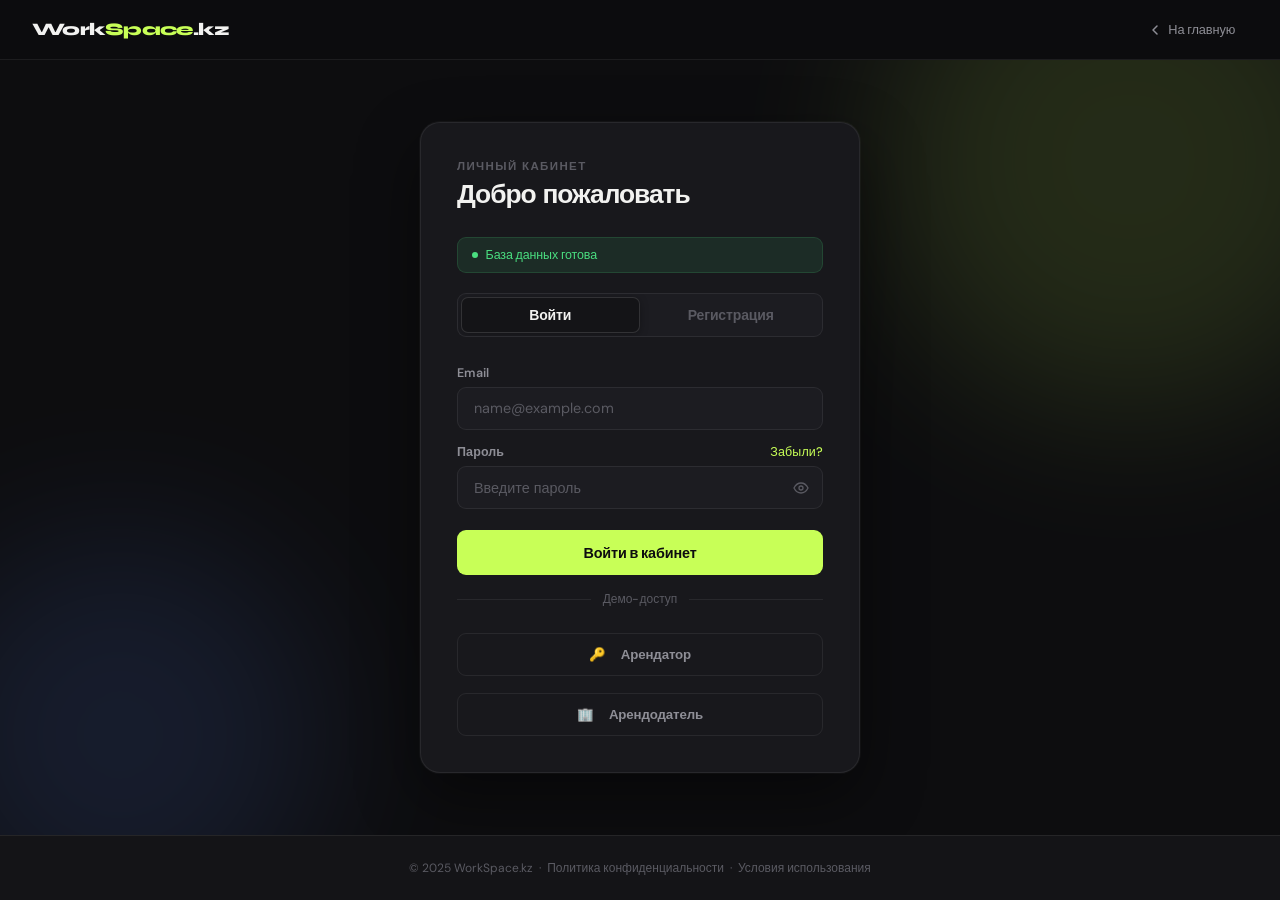
<file: login.html>
<!DOCTYPE html>
<html lang="ru">
<head>
  <meta charset="UTF-8">
  <meta name="viewport" content="width=device-width, initial-scale=1.0">
  <title>Вход — WorkSpace.kz</title>
  <link rel="preconnect" href="https://fonts.googleapis.com">
  <link rel="preconnect" href="https://fonts.gstatic.com" crossorigin>
  <link href="https://fonts.googleapis.com/css2?family=Syne:wght@400;600;700;800&family=DM+Sans:wght@300;400;500;600&display=swap" rel="stylesheet">
  <link rel="stylesheet" href="styles.css">
  <style>
    /* ── Reset & Base ─────────────────────────────────────── */
    *, *::before, *::after { box-sizing: border-box; margin: 0; padding: 0; }

    :root {
      --bg:        #0D0D0F;
      --bg2:       #141417;
      --bg3:       #1C1C21;
      --card:      #18181C;
      --bd:        rgba(255,255,255,0.07);
      --bd2:       rgba(255,255,255,0.13);
      --accent:    #C8FF57;
      --accent2:   #A8E040;
      --tx:        #F2F2F0;
      --tx2:       #8E8E96;
      --tx3:       #5A5A62;
      --err:       #FF5C5C;
      --err-bg:    rgba(255,92,92,0.10);
      --ok:        #4ADE80;
      --ok-bg:     rgba(74,222,128,0.10);
      --warn:      #FACC15;
      --warn-bg:   rgba(250,204,21,0.10);
      --r:         14px;
      --r-sm:      9px;
      --r-lg:      20px;
    }

    html { scroll-behavior: smooth; }

    body {
      font-family: 'DM Sans', sans-serif;
      background: var(--bg);
      color: var(--tx);
      min-height: 100dvh;
      display: grid;
      grid-template-rows: auto 1fr auto;
    }

    /* ── Header ───────────────────────────────────────────── */
    header {
      display: flex;
      align-items: center;
      justify-content: space-between;
      padding: 0 2rem;
      height: 60px;
      border-bottom: 1px solid var(--bd);
      background: rgba(13,13,15,0.85);
      backdrop-filter: blur(12px);
      -webkit-backdrop-filter: blur(12px);
      position: sticky;
      top: 0;
      z-index: 100;
    }

    .logo {
      font-family: 'Syne', sans-serif;
      font-size: 1.1rem;
      font-weight: 800;
      color: var(--tx);
      text-decoration: none;
      letter-spacing: -0.04em;
    }
    .logo span { color: var(--accent); }

    .header-back {
      font-size: 0.8rem;
      color: var(--tx2);
      text-decoration: none;
      display: flex;
      align-items: center;
      gap: 6px;
      transition: color 0.15s;
      letter-spacing: -0.01em;
    }
    .header-back:hover { color: var(--tx); }

    /* ── Main Layout ──────────────────────────────────────── */
    main {
      display: flex;
      align-items: center;
      justify-content: center;
      padding: 3rem 1.5rem;
      position: relative;
      overflow: hidden;
    }

    /* background glow blobs */
    main::before, main::after {
      content: '';
      position: absolute;
      border-radius: 50%;
      pointer-events: none;
      filter: blur(80px);
      opacity: 0.12;
    }
    main::before {
      width: 500px; height: 500px;
      background: var(--accent);
      top: -150px; right: -100px;
    }
    main::after {
      width: 400px; height: 400px;
      background: #5C8AFF;
      bottom: -100px; left: -80px;
    }

    /* ── Card ─────────────────────────────────────────────── */
    .auth-card {
      position: relative;
      z-index: 1;
      width: 100%;
      max-width: 440px;
      background: var(--card);
      border: 1px solid var(--bd);
      border-radius: var(--r-lg);
      padding: 2.25rem;
      box-shadow: 0 24px 64px rgba(0,0,0,0.45), 0 0 0 1px rgba(255,255,255,0.04);
      animation: fadeUp 0.35s ease both;
    }

    @keyframes fadeUp {
      from { opacity: 0; transform: translateY(16px); }
      to   { opacity: 1; transform: translateY(0); }
    }

    /* ── Heading ──────────────────────────────────────────── */
    .card-eyebrow {
      font-size: 0.72rem;
      font-weight: 600;
      letter-spacing: 0.12em;
      text-transform: uppercase;
      color: var(--tx3);
      margin-bottom: 0.4rem;
    }
    .card-title {
      font-family: 'Syne', sans-serif;
      font-size: 1.65rem;
      font-weight: 800;
      letter-spacing: -0.04em;
      color: var(--tx);
      margin-bottom: 1.75rem;
      line-height: 1.1;
    }

    /* ── Tabs ─────────────────────────────────────────────── */
    .tabs {
      display: flex;
      gap: 3px;
      background: var(--bg3);
      border-radius: var(--r-sm);
      padding: 3px;
      margin-bottom: 1.75rem;
      border: 1px solid var(--bd);
    }
    .tab-btn {
      flex: 1;
      padding: 0.5rem;
      border: none;
      border-radius: 7px;
      font-family: 'DM Sans', sans-serif;
      font-size: 0.875rem;
      font-weight: 600;
      cursor: pointer;
      background: transparent;
      color: var(--tx3);
      transition: all 0.18s ease;
      letter-spacing: -0.01em;
    }
    .tab-btn:hover { color: var(--tx2); }
    .tab-btn.active {
      background: var(--bg2);
      color: var(--tx);
      border: 1px solid var(--bd2);
      box-shadow: 0 2px 8px rgba(0,0,0,0.3);
    }

    /* ── Status Badge ─────────────────────────────────────── */
    .status-badge {
      display: flex;
      align-items: center;
      gap: 8px;
      padding: 0.55rem 0.85rem;
      border-radius: var(--r-sm);
      font-size: 0.78rem;
      font-weight: 500;
      margin-bottom: 1.25rem;
      transition: all 0.2s;
      letter-spacing: -0.01em;
    }
    .status-badge.ready  { background: var(--ok-bg);   color: var(--ok);   border: 1px solid rgba(74,222,128,0.15); }
    .status-badge.loading{ background: var(--warn-bg);  color: var(--warn);  border: 1px solid rgba(250,204,21,0.15); }
    .status-badge.error  { background: var(--err-bg);   color: var(--err);   border: 1px solid rgba(255,92,92,0.15); }

    .status-dot {
      width: 6px; height: 6px;
      border-radius: 50%;
      flex-shrink: 0;
    }
    .status-badge.ready   .status-dot { background: var(--ok); }
    .status-badge.loading .status-dot { background: var(--warn); animation: pulseDot 1s infinite; }
    .status-badge.error   .status-dot { background: var(--err); }

    @keyframes pulseDot {
      0%, 100% { opacity: 1; transform: scale(1); }
      50%       { opacity: 0.4; transform: scale(0.7); }
    }

    /* ── Tab Panels ───────────────────────────────────────── */
    .tab-panel { display: none; }
    .tab-panel.active { display: block; }

    /* ── Field Group ──────────────────────────────────────── */
    .field-group { margin-bottom: 0.9rem; }
    .field-row { display: grid; grid-template-columns: 1fr 1fr; gap: 10px; }

    .field-label {
      display: flex;
      justify-content: space-between;
      align-items: center;
      font-size: 0.78rem;
      font-weight: 600;
      color: var(--tx2);
      margin-bottom: 6px;
      letter-spacing: 0.01em;
    }
    .field-label a {
      color: var(--accent);
      text-decoration: none;
      font-weight: 500;
      transition: opacity 0.15s;
    }
    .field-label a:hover { opacity: 0.75; }

    .field-wrap { position: relative; }

    .field {
      width: 100%;
      padding: 0.72rem 1rem;
      background: var(--bg3);
      border: 1px solid var(--bd);
      border-radius: var(--r-sm);
      font-family: 'DM Sans', sans-serif;
      font-size: 0.9rem;
      font-weight: 400;
      color: var(--tx);
      outline: none;
      transition: border-color 0.15s, box-shadow 0.15s, background 0.15s;
      -webkit-appearance: none;
    }
    .field::placeholder { color: var(--tx3); }
    .field:hover { border-color: var(--bd2); }
    .field:focus {
      border-color: var(--accent);
      background: rgba(200,255,87,0.04);
      box-shadow: 0 0 0 3px rgba(200,255,87,0.12);
    }
    .field.has-icon { padding-right: 42px; }
    .field.is-error { border-color: var(--err); }
    .field.is-error:focus { box-shadow: 0 0 0 3px var(--err-bg); }
    .field.is-ok { border-color: var(--ok); }

    select.field { cursor: pointer; }
    select.field option { background: var(--bg2); }

    .field-icon-btn {
      position: absolute;
      right: 10px; top: 50%;
      transform: translateY(-50%);
      background: none; border: none;
      cursor: pointer;
      color: var(--tx3);
      padding: 4px;
      line-height: 1;
      font-size: 1rem;
      transition: color 0.15s;
      display: flex; align-items: center;
    }
    .field-icon-btn:hover { color: var(--tx2); }

    .field-error {
      font-size: 0.75rem;
      color: var(--err);
      margin-top: 5px;
      display: none;
      letter-spacing: -0.01em;
    }
    .field-group.show-error .field-error { display: block; }
    .field-group.show-error .field { border-color: var(--err); }

    /* ── Password Strength ────────────────────────────────── */
    .pw-strength {
      margin-top: 6px;
      display: none;
    }
    .pw-strength-bar {
      height: 3px;
      background: var(--bg3);
      border-radius: 2px;
      overflow: hidden;
      margin-bottom: 4px;
    }
    .pw-strength-fill {
      height: 100%;
      border-radius: 2px;
      transition: width 0.3s, background 0.3s;
      width: 0;
    }
    .pw-strength-label {
      font-size: 0.72rem;
      color: var(--tx3);
      transition: color 0.3s;
    }
    .field-group:has(#regPassword:focus) .pw-strength,
    .field-group:has(#regPassword.typed) .pw-strength { display: block; }

    /* ── Role Cards ───────────────────────────────────────── */
    .role-cards { display: grid; grid-template-columns: 1fr 1fr; gap: 8px; }
    .role-card {
      padding: 0.9rem 0.85rem;
      border: 1px solid var(--bd);
      border-radius: var(--r-sm);
      cursor: pointer;
      background: var(--bg3);
      transition: all 0.15s;
      text-align: left;
      font-family: 'DM Sans', sans-serif;
    }
    .role-card:hover { border-color: var(--bd2); background: var(--bg2); }
    .role-card.selected {
      border-color: var(--accent);
      background: rgba(200,255,87,0.06);
      box-shadow: 0 0 0 1px rgba(200,255,87,0.2);
    }
    .role-icon { font-size: 1.25rem; display: block; margin-bottom: 6px; }
    .role-title { font-size: 0.83rem; font-weight: 600; color: var(--tx); display: block; }
    .role-sub   { font-size: 0.73rem; color: var(--tx3); display: block; margin-top: 2px; }

    /* ── Buttons ──────────────────────────────────────────── */
    .btn-primary {
      width: 100%;
      padding: 0.85rem 1.5rem;
      background: var(--accent);
      color: #0D0D0F;
      border: none;
      border-radius: var(--r-sm);
      font-family: 'DM Sans', sans-serif;
      font-size: 0.9rem;
      font-weight: 700;
      cursor: pointer;
      transition: background 0.15s, transform 0.1s, box-shadow 0.15s;
      letter-spacing: -0.01em;
      margin-top: 0.4rem;
      position: relative;
      overflow: hidden;
    }
    .btn-primary:hover { background: var(--accent2); box-shadow: 0 4px 20px rgba(200,255,87,0.25); }
    .btn-primary:active { transform: scale(0.99); }
    .btn-primary:disabled { background: var(--bg3); color: var(--tx3); cursor: not-allowed; box-shadow: none; }

    .btn-secondary {
      width: 100%;
      padding: 0.75rem 1.5rem;
      background: transparent;
      color: var(--tx2);
      border: 1px solid var(--bd);
      border-radius: var(--r-sm);
      font-family: 'DM Sans', sans-serif;
      font-size: 0.83rem;
      font-weight: 600;
      cursor: pointer;
      margin-top: 0.6rem;
      transition: all 0.15s;
      display: flex; align-items: center; justify-content: center; gap: 7px;
      letter-spacing: -0.01em;
    }
    .btn-secondary:hover { background: var(--bg3); color: var(--tx); border-color: var(--bd2); }

    .btn-loading::after {
      content: '';
      display: inline-block;
      width: 14px; height: 14px;
      border: 2px solid rgba(13,13,15,0.3);
      border-top-color: #0D0D0F;
      border-radius: 50%;
      animation: spin 0.6s linear infinite;
      margin-left: 8px;
      vertical-align: middle;
    }
    @keyframes spin { to { transform: rotate(360deg); } }

    /* ── Divider ──────────────────────────────────────────── */
    .divider {
      display: flex; align-items: center; gap: 12px;
      margin: 1rem 0;
    }
    .divider-line { flex: 1; height: 1px; background: var(--bd); }
    .divider-text { font-size: 0.75rem; color: var(--tx3); font-weight: 500; }

    /* ── Forgot Panel ─────────────────────────────────────── */
    #forgotPanel {
      display: none;
      animation: fadeUp 0.25s ease both;
    }
    #forgotPanel.active { display: block; }

    /* ── Toast ────────────────────────────────────────────── */
    .toast {
      position: fixed;
      bottom: 2rem; left: 50%;
      transform: translateX(-50%) translateY(12px);
      padding: 0.7rem 1.2rem;
      border-radius: var(--r-sm);
      font-size: 0.84rem;
      font-weight: 600;
      opacity: 0;
      pointer-events: none;
      transition: all 0.22s ease;
      white-space: nowrap;
      z-index: 9999;
      letter-spacing: -0.01em;
    }
    .toast.show { opacity: 1; transform: translateX(-50%) translateY(0); }
    .toast.default { background: var(--bg2); color: var(--tx); border: 1px solid var(--bd2); }
    .toast.success  { background: var(--ok-bg); color: var(--ok); border: 1px solid rgba(74,222,128,0.2); }
    .toast.error    { background: var(--err-bg); color: var(--err); border: 1px solid rgba(255,92,92,0.2); }

    /* ── Footer ───────────────────────────────────────────── */
    footer {
      text-align: center;
      padding: 1.5rem;
      font-size: 0.75rem;
      color: var(--tx3);
      border-top: 1px solid var(--bd);
    }
    footer a { color: var(--tx3); text-decoration: none; }
    footer a:hover { color: var(--tx2); }

    /* ── Responsive ───────────────────────────────────────── */
    @media (max-width: 500px) {
      .auth-card { padding: 1.75rem 1.5rem; }
      .field-row { grid-template-columns: 1fr; }
    }
  </style>
</head>
<body data-page="login">

<!-- ══ HEADER ══════════════════════════════════════════════ -->
<header>
  <a href="index.html" class="logo">Work<span>Space</span>.kz</a>
  <a href="index.html" class="header-back">
    <svg width="14" height="14" viewBox="0 0 14 14" fill="none"><path d="M9 11L5 7L9 3" stroke="currentColor" stroke-width="1.5" stroke-linecap="round" stroke-linejoin="round"/></svg>
    На главную
  </a>
</header>

<!-- ══ MAIN ════════════════════════════════════════════════ -->
<main>
  <div class="auth-card">

    <p class="card-eyebrow">Личный кабинет</p>
    <h1 class="card-title" id="cardTitle">Добро пожаловать</h1>

    <!-- DB Status -->
    <div id="dbStatus" class="status-badge loading">
      <span class="status-dot"></span>
      <span id="statusText">Подготовка базы данных…</span>
    </div>

    <!-- Tabs -->
    <div class="tabs" id="authTabs">
      <button class="tab-btn active" onclick="switchTab('login', this)">Войти</button>
      <button class="tab-btn" onclick="switchTab('register', this)">Регистрация</button>
    </div>

    <!-- ── LOGIN PANEL ─────────────────────────────────── -->
    <div id="loginPanel" class="tab-panel active">

      <div class="field-group" id="fg-loginEmail">
        <label class="field-label" for="loginEmail">Email</label>
        <input class="field" id="loginEmail" type="email" placeholder="name@example.com"
               oninput="validateEmail(this, 'fg-loginEmail')" autocomplete="email">
        <p class="field-error" id="loginEmail-err">Введите корректный email</p>
      </div>

      <div class="field-group" id="fg-loginPassword">
        <label class="field-label" for="loginPassword">
          Пароль
          <a href="#" onclick="showForgot(event)">Забыли?</a>
        </label>
        <div class="field-wrap">
          <input class="field has-icon" id="loginPassword" type="password"
                 placeholder="Введите пароль" autocomplete="current-password"
                 onkeydown="if(event.key==='Enter') doLogin()">
          <button class="field-icon-btn" onclick="togglePw('loginPassword', this)" type="button" aria-label="Показать пароль">
            <svg id="eye-loginPassword" width="16" height="16" viewBox="0 0 16 16" fill="none"><path d="M1 8C1 8 3.5 3 8 3s7 5 7 5-2.5 5-7 5S1 8 1 8z" stroke="currentColor" stroke-width="1.3"/><circle cx="8" cy="8" r="2" stroke="currentColor" stroke-width="1.3"/></svg>
          </button>
        </div>
        <p class="field-error" id="loginPassword-err">Введите пароль</p>
      </div>

      <button class="btn-primary" id="loginBtn" onclick="doLogin()">Войти в кабинет</button>

      <div class="divider"><div class="divider-line"></div><span class="divider-text">Демо-доступ</span><div class="divider-line"></div></div>

      <div style="display:flex; gap:0.5rem; flex-direction:column;">
        <button class="btn-secondary" onclick="fillDemo('tenant')">
          <span style="margin-right:0.5rem">🔑</span>Арендатор
        </button>
        <button class="btn-secondary" onclick="fillDemo('landlord')">
          <span style="margin-right:0.5rem">🏢</span>Арендодатель
        </button>
      </div>
    </div>

    <!-- ── REGISTER PANEL ──────────────────────────────── -->
    <div id="registerPanel" class="tab-panel">

      <div class="field-row">
        <div class="field-group" id="fg-regName">
          <label class="field-label" for="regName">Имя</label>
          <input class="field" id="regName" placeholder="Ваше имя" autocomplete="given-name">
          <p class="field-error">Укажите имя</p>
        </div>
        <div class="field-group" id="fg-regPhone">
          <label class="field-label" for="regPhone">Телефон</label>
          <input class="field" id="regPhone" placeholder="+7 777 000 0000" autocomplete="tel"
                 oninput="phoneMask(this)">
        </div>
      </div>

      <div class="field-group" id="fg-regEmail">
        <label class="field-label" for="regEmail">Email</label>
        <input class="field" id="regEmail" type="email" placeholder="name@example.com"
               oninput="validateEmail(this, 'fg-regEmail')" autocomplete="email">
        <p class="field-error" id="regEmail-err">Введите корректный email</p>
      </div>

      <div class="field-group" id="fg-regPassword">
        <label class="field-label" for="regPassword">Пароль</label>
        <div class="field-wrap">
          <input class="field has-icon" id="regPassword" type="password"
                 placeholder="Минимум 8 символов" autocomplete="new-password"
                 oninput="checkStrength(this)">
          <button class="field-icon-btn" onclick="togglePw('regPassword', this)" type="button" aria-label="Показать пароль">
            <svg id="eye-regPassword" width="16" height="16" viewBox="0 0 16 16" fill="none"><path d="M1 8C1 8 3.5 3 8 3s7 5 7 5-2.5 5-7 5S1 8 1 8z" stroke="currentColor" stroke-width="1.3"/><circle cx="8" cy="8" r="2" stroke="currentColor" stroke-width="1.3"/></svg>
          </button>
        </div>
        <div class="pw-strength" id="pwStrength">
          <div class="pw-strength-bar"><div class="pw-strength-fill" id="pwFill"></div></div>
          <span class="pw-strength-label" id="pwLabel">Начните вводить пароль</span>
        </div>
        <p class="field-error" id="regPassword-err">Минимум 8 символов</p>
      </div>

      <div class="field-group">
        <label class="field-label">Я хочу…</label>
        <div class="role-cards">
          <button class="role-card selected" id="roleTenant" onclick="selectRole('tenant')" type="button">
            <span class="role-icon">🔑</span>
            <span class="role-title">Снять офис</span>
            <span class="role-sub">Бронировать кабинеты</span>
          </button>
          <button class="role-card" id="roleLandlord" onclick="selectRole('landlord')" type="button">
            <span class="role-icon">🏢</span>
            <span class="role-title">Сдать помещение</span>
            <span class="role-sub">Управлять объектами</span>
          </button>
        </div>
        <input type="hidden" id="regRole" value="tenant">
      </div>

      <button class="btn-primary" id="registerBtn" onclick="doRegister()">Создать аккаунт</button>
    </div>

    <!-- ── FORGOT PASSWORD PANEL ───────────────────────── -->
    <div id="forgotPanel">
      <p style="font-size:0.85rem;color:var(--tx2);margin-bottom:1.25rem;line-height:1.5;">
        Укажите email — мы отправим ссылку для сброса пароля.
      </p>
      <div class="field-group" id="fg-forgotEmail">
        <label class="field-label" for="forgotEmail">Email</label>
        <input class="field" id="forgotEmail" type="email" placeholder="name@example.com"
               oninput="validateEmail(this, 'fg-forgotEmail')">
        <p class="field-error">Введите корректный email</p>
      </div>
      <button class="btn-primary" id="forgotBtn" onclick="doForgot()">Отправить ссылку</button>
      <button class="btn-secondary" onclick="hideForgot()" style="margin-top:0.5rem;">
        ← Вернуться ко входу
      </button>
    </div>

  </div>
</main>

<!-- ══ FOOTER ═══════════════════════════════════════════════ -->
<footer>
  © 2025 WorkSpace.kz &nbsp;·&nbsp;
  <a href="#">Политика конфиденциальности</a> &nbsp;·&nbsp;
  <a href="#">Условия использования</a>
</footer>

<div id="toast" class="toast default"></div>

<!-- ══ SCRIPTS ══════════════════════════════════════════════ -->
<script src="db.js"></script>
<script src="auth.js"></script>
<script src="api.js"></script>
<script src="data.js"></script>
<script src="main.js" defer></script>

<!-- PWA Service Worker -->
<script>
if ('serviceWorker' in navigator) {
  navigator.serviceWorker.register('/sw.js');
}
</script>

<script>
/* ─── UI Helpers ──────────────────────────────────────────── */

let toastTimer;
function showToast(msg, type = 'default') {
  clearTimeout(toastTimer);
  const t = document.getElementById('toast');
  t.textContent = msg;
  t.className = 'toast ' + type;
  requestAnimationFrame(() => {
    requestAnimationFrame(() => t.classList.add('show'));
  });
  toastTimer = setTimeout(() => t.classList.remove('show'), 3000);
}

// Map local showToast to window.Utils for AuthManager
window.Utils = { showToast };

function setStatus(state, text) {
  const el = document.getElementById('dbStatus');
  el.className = 'status-badge ' + state;
  el.innerHTML = `<span class="status-dot"></span><span>${text}</span>`;
}

function setLoading(btn, loading, defaultText) {
  btn.disabled = loading;
  if (loading) {
    btn.textContent = '';
    btn.classList.add('btn-loading');
  } else {
    btn.classList.remove('btn-loading');
    btn.textContent = defaultText;
  }
}

/* ─── Toggle password visibility ─────────────────────────── */
function togglePw(inputId, btn) {
  const inp = document.getElementById(inputId);
  const isText = inp.type === 'text';
  inp.type = isText ? 'password' : 'text';
  const eye = document.getElementById('eye-' + inputId);
  if (eye) eye.style.opacity = isText ? '0.4' : '1';
}

/* ─── Tabs ────────────────────────────────────────────────── */
function switchTab(tab, btn) {
  hideForgot();
  document.querySelectorAll('.tab-panel').forEach(p => p.classList.remove('active'));
  document.querySelectorAll('.tab-btn').forEach(b => b.classList.remove('active'));
  document.getElementById(tab + 'Panel').classList.add('active');
  btn.classList.add('active');

  const titles = { login: 'Добро пожаловать', register: 'Создать аккаунт' };
  document.getElementById('cardTitle').textContent = titles[tab];
}

/* ─── Role select ─────────────────────────────────────────── */
function selectRole(role) {
  document.getElementById('regRole').value = role;
  document.getElementById('roleTenant').classList.toggle('selected', role === 'tenant');
  document.getElementById('roleLandlord').classList.toggle('selected', role === 'landlord');
}

/* ─── Forgot password ─────────────────────────────────────── */
function showForgot(e) {
  if (e) e.preventDefault();
  document.getElementById('authTabs').style.display = 'none';
  document.getElementById('dbStatus').style.display = 'none';
  document.querySelectorAll('.tab-panel').forEach(p => p.classList.remove('active'));
  document.getElementById('cardTitle').textContent = 'Сброс пароля';
  const fp = document.getElementById('forgotPanel');
  fp.style.display = 'block';
  requestAnimationFrame(() => fp.classList.add('active'));
  document.getElementById('forgotEmail').focus();
}
function hideForgot() {
  document.getElementById('authTabs').style.display = 'flex';
  document.getElementById('dbStatus').style.display = 'flex';
  document.getElementById('forgotPanel').style.display = 'none';
  document.getElementById('forgotPanel').classList.remove('active');
  // restore active tab
  const activeTab = document.querySelector('.tab-btn.active');
  if (activeTab) activeTab.click();
}

/* ─── Validation helpers ──────────────────────────────────── */
function validateEmail(inp, groupId) {
  const valid = /^[^\s@]+@[^\s@]+\.[^\s@]+$/.test(inp.value.trim());
  const g = document.getElementById(groupId);
  g.classList.toggle('show-error', inp.value.length > 3 && !valid);
  inp.classList.toggle('is-ok', valid);
}

function getFieldValue(id) {
  return document.getElementById(id).value.trim();
}

/* ─── Phone mask ──────────────────────────────────────────── */
function phoneMask(inp) {
  let v = inp.value.replace(/\D/g, '');
  if (v.startsWith('8')) v = '7' + v.slice(1);
  if (!v.startsWith('7') && v.length > 0) v = '7' + v;
  v = v.slice(0, 11);
  let out = '';
  if (v.length > 0) out = '+7';
  if (v.length > 1) out += ' ' + v.slice(1, 4);
  if (v.length > 4) out += ' ' + v.slice(4, 7);
  if (v.length > 7) out += ' ' + v.slice(7, 9);
  if (v.length > 9) out += ' ' + v.slice(9, 11);
  inp.value = out;
}

/* ─── Password strength ───────────────────────────────────── */
function checkStrength(inp) {
  inp.classList.add('typed');
  const pw = inp.value;
  let score = 0;
  if (pw.length >= 8) score++;
  if (/[A-Z]/.test(pw)) score++;
  if (/[0-9]/.test(pw)) score++;
  if (/[^A-Za-z0-9]/.test(pw)) score++;

  const fill = document.getElementById('pwFill');
  const label = document.getElementById('pwLabel');
  const pct = ['0%', '25%', '50%', '75%', '100%'][score];
  const colors = ['', '#FF5C5C', '#FACC15', '#4ADE80', '#C8FF57'];
  const labels = ['', 'Слабый пароль', 'Средний', 'Хороший', 'Надёжный пароль'];

  fill.style.width = pct;
  fill.style.background = colors[score] || 'var(--tx3)';
  label.textContent = labels[score] || 'Начните вводить';
  label.style.color = colors[score] || 'var(--tx3)';

  document.getElementById('pwStrength').style.display = pw.length ? 'block' : 'none';
}

/* ─── Login ───────────────────────────────────────────────── */
async function doLogin() {
  const email = getFieldValue('loginEmail');
  const password = document.getElementById('loginPassword').value;

  if (!email) { showToast('Введите email', 'error'); document.getElementById('loginEmail').focus(); return; }
  if (!password) { showToast('Введите пароль', 'error'); document.getElementById('loginPassword').focus(); return; }

  const btn = document.getElementById('loginBtn');
  setLoading(btn, true);
  setStatus('loading', 'Проверка учётных данных…');

  try {
    if (typeof Auth !== 'undefined') {
      const user = await Auth.login(email, password);
      let redirect = new URLSearchParams(window.location.search).get('redirect');
      if (!redirect || redirect === 'dashboard.html') {
        redirect = user.role === 'admin' ? 'admin.html' : 'dashboard.html';
      }
      setStatus('ready', 'Вход выполнен, перенаправление…');
      window.location.href = redirect;
    } else {
      await new Promise(r => setTimeout(r, 900));
      setStatus('ready', 'База данных готова');
      showToast('✓ Вход выполнен (демо)', 'success');
    }
  } catch (e) {
    setStatus('error', 'Ошибка. Попробуйте ещё раз.');
    showToast(e.message || 'Неверный email или пароль', 'error');
  } finally {
    setLoading(btn, false, 'Войти в кабинет');
  }
}

/* ─── Register ────────────────────────────────────────────── */
async function doRegister() {
  const data = {
    name:     getFieldValue('regName'),
    phone:    getFieldValue('regPhone'),
    email:    getFieldValue('regEmail'),
    password: document.getElementById('regPassword').value,
    role:     document.getElementById('regRole').value
  };

  if (!data.email || !/^[^\s@]+@[^\s@]+\.[^\s@]+$/.test(data.email)) {
    showToast('Введите корректный email', 'error');
    document.getElementById('regEmail').focus(); return;
  }
  if (!data.password || data.password.length < 8) {
    showToast('Пароль минимум 8 символов', 'error');
    document.getElementById('regPassword').focus(); return;
  }

  const btn = document.getElementById('registerBtn');
  setLoading(btn, true);
  setStatus('loading', 'Создание аккаунта…');

  try {
    if (typeof Auth !== 'undefined') {
      const user = await Auth.register(data);
      window.location.href = user.role === 'admin' ? 'admin.html' : 'dashboard.html';
    } else {
      await new Promise(r => setTimeout(r, 900));
      setStatus('ready', 'База данных готова');
      showToast('✓ Аккаунт создан (демо)', 'success');
    }
  } catch (e) {
    setStatus('error', 'Ошибка регистрации.');
    showToast(e.message || 'Ошибка при регистрации', 'error');
  } finally {
    setLoading(btn, false, 'Создать аккаунт');
  }
}

/* ─── Forgot password ─────────────────────────────────────── */
async function doForgot() {
  const email = getFieldValue('forgotEmail');
  if (!email || !/^[^\s@]+@[^\s@]+\.[^\s@]+$/.test(email)) {
    showToast('Введите корректный email', 'error'); return;
  }
  const btn = document.getElementById('forgotBtn');
  setLoading(btn, true);
  try {
    await new Promise(r => setTimeout(r, 900));
    showToast('Письмо отправлено на ' + email, 'success');
    setTimeout(hideForgot, 1500);
  } catch (e) {
    showToast('Ошибка отправки', 'error');
  } finally {
    setLoading(btn, false, 'Отправить ссылку');
  }
}

/* ─── Demo login ──────────────────────────────────────────── */
async function fillDemo(role) {
  if (role === 'tenant') {
    document.getElementById('loginEmail').value = 'demo@tenant.kz';
    document.getElementById('loginPassword').value = 'password123';
  } else if (role === 'admin') {
    document.getElementById('loginEmail').value = 'admin@workspace.kz';
    document.getElementById('loginPassword').value = 'admin123';
  } else {
    document.getElementById('loginEmail').value = 'demo@landlord.kz';
    document.getElementById('loginPassword').value = 'password123';
  }
  showToast('Демо-данные заполнены', 'default');
  await new Promise(r => setTimeout(r, 300));
  doLogin();
}

/* ─── DB init ─────────────────────────────────────────────── */
document.addEventListener('DOMContentLoaded', async () => {
  if (typeof DB !== 'undefined') {
    try {
      await DB.ready;
      setStatus('ready', 'База данных готова');
    } catch {
      setStatus('error', 'Офлайн-режим — демо работает');
    }
  } else {
    setTimeout(() => setStatus('ready', 'База данных готова'), 700);
  }

  // Keyboard: Enter on email jumps to password
  document.getElementById('loginEmail').addEventListener('keydown', e => {
    if (e.key === 'Enter') document.getElementById('loginPassword').focus();
  });

  // URL Params parsing
  const params = new URLSearchParams(window.location.search);
  const tab = params.get('tab');
  if (tab === 'register') {
    const btn = document.querySelectorAll('.tab-btn')[1];
    switchTab('register', btn);
    const role = params.get('role');
    if (role === 'landlord') {
      selectRole('landlord');
    }
  }
});
</script>
</body>
</html>
</file>
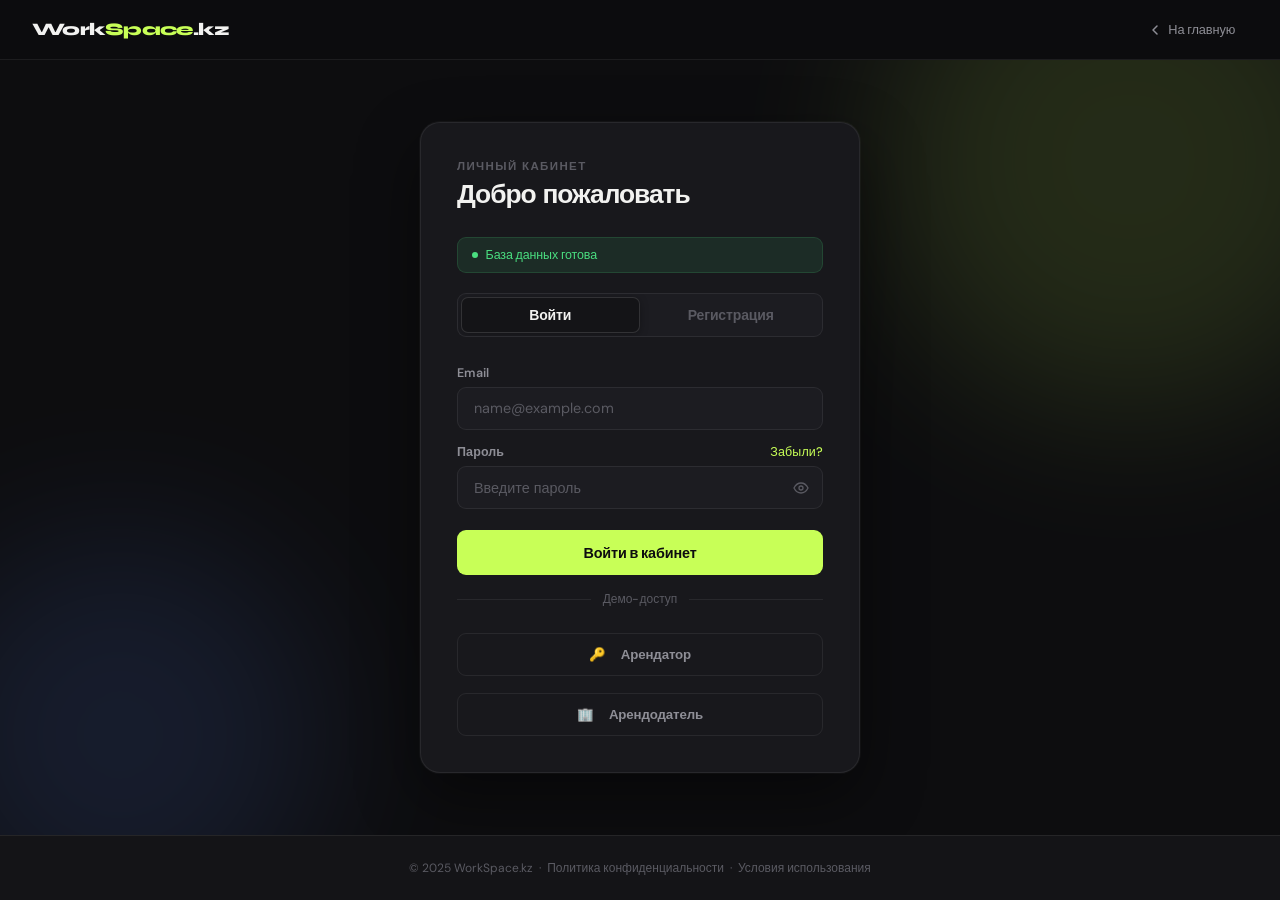
<file: profile.html>
<!DOCTYPE html>
<html lang="ru">

<head>
  <meta charset="UTF-8">
  <meta name="viewport" content="width=device-width, initial-scale=1.0">
  <title>Профиль — WorkSpace.kz</title>
  <meta name="description" content="Настройки профиля WorkSpace.kz — имя, телефон, роль.">
  <link rel="preconnect" href="https://fonts.googleapis.com">
  <link rel="preconnect" href="https://fonts.gstatic.com" crossorigin>
  <link
    href="https://fonts.googleapis.com/css2?family=Syne:wght@400;600;700;800&family=DM+Sans:wght@300;400;500;600&display=swap"
    rel="stylesheet">
  <link rel="stylesheet" href="styles.css">
  <style>
    .info-row {
      padding: 0.75rem 1rem;
      background: var(--bg3);
      border-radius: var(--r-sm);
      border: 1px solid var(--bd);
      color: var(--tx);
      min-height: 2.5rem;
      display: flex;
      align-items: center;
    }

    .avatar-circle {
      width: 72px;
      height: 72px;
      border-radius: 50%;
      background: linear-gradient(135deg, var(--accent), #5C8AFF);
      display: flex;
      align-items: center;
      justify-content: center;
      font-size: 1.8rem;
      font-weight: 800;
      color: #0D0D0F;
      flex-shrink: 0;
    }
  </style>
</head>

<body data-page="profile">
  <header>
    <a href="index.html" class="logo">Work<span>Space</span>.kz</a>
    <div class="nav-right">
      <span id="userName" style="font-size:0.9rem;color:var(--accent);font-weight:600;"></span>
      <a href="index.html" class="header-back">Главная</a>
      <a href="dashboard.html" class="header-back">Дашборд</a>
      <a href="#" onclick="Auth.logout(); window.location.href='index.html'; return false" class="header-back">Выход</a>
    </div>
  </header>

  <main style="max-width: 1000px; margin: 4vw auto; width: 100%;">

    <!-- Profile card -->
    <div class="page-card">
      <!-- Header row -->
      <div style="display: flex; align-items: center; gap: 1.5rem; margin-bottom: 2rem;">
        <div class="avatar-circle" id="avatarCircle">?</div>
        <div>
          <h1 class="card-title" style="margin: 0 0 0.25rem;" id="profileHeading">Профиль</h1>
          <div id="profileRoleBadge"
            style="display:inline-block;padding:0.25rem 0.75rem;border-radius:20px;font-size:0.78rem;font-weight:700;background:var(--ok-bg);color:var(--ok);">
          </div>
        </div>
      </div>

      <!-- View mode -->
      <div id="viewMode">
        <div class="field-row">
          <div class="field-group">
            <label class="field-label">Имя</label>
            <div class="info-row" id="v-name"></div>
          </div>
          <div class="field-group">
            <label class="field-label">Телефон</label>
            <div class="info-row" id="v-phone">—</div>
          </div>
        </div>
        <div class="field-row">
          <div class="field-group">
            <label class="field-label">Email</label>
            <div class="info-row" id="v-email" style="color:var(--tx2);"></div>
          </div>
          <div class="field-group">
            <label class="field-label">Дата регистрации</label>
            <div class="info-row" id="v-joined" style="color:var(--tx2);"></div>
          </div>
        </div>
        <button class="btn-primary" onclick="enterEdit()"
          style="margin-top:1.5rem;width:auto;padding:0.75rem 1.5rem;">✏️ Редактировать</button>
      </div>

      <!-- Edit mode -->
      <div id="editMode" style="display:none;">
        <div class="field-row">
          <div class="field-group" id="fg-eName">
            <label class="field-label" for="eName">Имя</label>
            <input class="field" id="eName" placeholder="Ваше имя">
            <p class="field-error">Укажите имя</p>
          </div>
          <div class="field-group">
            <label class="field-label" for="ePhone">Телефон</label>
            <input class="field" id="ePhone" placeholder="+7 777 000 0000">
          </div>
        </div>
        <div style="display:flex;gap:0.75rem;margin-top:1.5rem;">
          <button class="btn-primary" onclick="saveProfile()" id="saveBtn" style="width:auto;padding:0.75rem 1.5rem;">💾
            Сохранить</button>
          <button class="btn-secondary" onclick="cancelEdit()" style="width:auto;padding:0.75rem 1.5rem;">✕
            Отмена</button>
        </div>
      </div>
    </div>

    <!-- Bookings stub (now live via dashboard) -->
    <div class="page-card" style="margin-top:2rem;padding:2rem;text-align:center;">
      <p style="color:var(--tx2);">Для управления бронями перейдите в
        <a href="dashboard.html" style="color:var(--accent);font-weight:600;">Дашборд</a>.
      </p>
    </div>
  </main>

  <footer>© 2025 WorkSpace.kz</footer>
  <div id="toast" class="toast"></div>

  <script src="db.js"></script>
  <script src="auth.js"></script>
  <script src="api.js"></script>
  <script src="data.js"></script>
  <script src="main.js" defer></script>
  <script>
    let _user = null;

    // ── Populate view fields ──────────────────────────────────────
    function fillView(user) {
      _user = user;
      const initial = (user.name || '?')[0].toUpperCase();
      document.getElementById('avatarCircle').textContent = initial;
      document.getElementById('profileHeading').textContent = user.name || 'Профиль';
      document.getElementById('userName').textContent = user.name || '';
      document.getElementById('profileRoleBadge').textContent =
        user.role === 'landlord' ? '🏢 Арендодатель' : '🔑 Арендатор';
      document.getElementById('v-name').textContent = user.name || '—';
      document.getElementById('v-phone').textContent = user.phone || '—';
      document.getElementById('v-email').textContent = user.email || '—';
      document.getElementById('v-joined').textContent = user.joined
        ? new Date(user.joined).toLocaleDateString('ru-RU', { day: 'numeric', month: 'long', year: 'numeric' })
        : 'Недавно';
    }

    // ── Edit mode ─────────────────────────────────────────────────
    function enterEdit() {
      document.getElementById('eName').value = _user?.name || '';
      document.getElementById('ePhone').value = _user?.phone || '';
      document.getElementById('viewMode').style.display = 'none';
      document.getElementById('editMode').style.display = 'block';
    }
    function cancelEdit() {
      document.getElementById('viewMode').style.display = 'block';
      document.getElementById('editMode').style.display = 'none';
    }

    // ── Save ──────────────────────────────────────────────────────
    async function saveProfile() {
      const name = document.getElementById('eName').value.trim();
      const phone = document.getElementById('ePhone').value.trim();

      if (!name) {
        document.getElementById('fg-eName').classList.add('show-error');
        return;
      }
      document.getElementById('fg-eName').classList.remove('show-error');

      const btn = document.getElementById('saveBtn');
      btn.disabled = true;
      btn.textContent = 'Сохранение…';

      try {
        const result = await window.api.updateProfile(Auth.currentUser.email, { name, phone });
        fillView(result);
        cancelEdit();
        Utils.showToast('Профиль обновлён!', 'success');
      } catch (e) {
        Utils.showToast(e.message || 'Ошибка сохранения', 'error');
      } finally {
        btn.disabled = false;
        btn.textContent = '💾 Сохранить';
      }
    }

    // ── Page init ─────────────────────────────────────────────────
    async function initProfile() {
      await DB.ready;

      if (!Auth.isLoggedIn()) {
        window.location.href = 'login.html';
        return;
      }

      const user = Auth.currentUser;
      try {
        const fresh = await DB.getUser(user.email);
        fillView(fresh ? { ...user, ...fresh } : user);
        if (fresh) Auth.updateCurrentUser({ name: fresh.name, phone: fresh.phone });
      } catch {
        fillView(user);
      }
      updateNavbar(Auth.currentUser);
    }

    document.addEventListener('DOMContentLoaded', initProfile);
  </script>
</body>

</html>
</file>
<file: styles.css>
/* WorkSpace.kz - Dark Glassmorphism Theme (Unified from login.html) */

/* ── Reset & Base ─────────────────────────────────────── */
*, *::before, *::after { box-sizing: border-box; margin: 0; padding: 0; }

:root {
  --bg:        #0D0D0F;
  --bg2:       #141417;
  --bg3:       #1C1C21;
  --card:      #18181C;
  --bd:        rgba(255,255,255,0.07);
  --bd2:       rgba(255,255,255,0.13);
  --accent:    #C8FF57;
  --accent2:   #A8E040;
  --tx:        #F2F2F0;
  --tx2:       #8E8E96;
  --tx3:       #5A5A62;
  --err:       #FF5C5C;
  --err-bg:    rgba(255,92,92,0.10);
  --ok:        #4ADE80;
  --ok-bg:     rgba(74,222,128,0.10);
  --warn:      #FACC15;
  --warn-bg:   rgba(250,204,21,0.10);
  --r:         16px;
  --r-sm:      10px;
  --r-lg:      24px;
  --sh-sm:     0 8px 32px rgba(0,0,0,0.35);
  --sh-lg:     0 24px 64px rgba(0,0,0,0.45), 0 0 0 1px rgba(255,255,255,0.04);
  --sh-hover:  0 32px 80px rgba(0,0,0,0.6), 0 0 0 1px rgba(200,255,87,0.15);
  --trans:     all 0.4s cubic-bezier(0.16, 1, 0.3, 1);
}

html { scroll-behavior: smooth; }

body {
  font-family: 'DM Sans', -apple-system, sans-serif;
  background: var(--bg);
  color: var(--tx);
  min-height: 100dvh;
  display: grid;
  grid-template-rows: auto 1fr auto;
}

/* ── Header (Glassmorphism) ────────────────────────────── */
header {
  display: flex;
  align-items: center;
  justify-content: space-between;
  padding: 0 4vw;
  height: 64px;
  border-bottom: 1px solid var(--bd);
  background: rgba(13,13,15,0.7);
  backdrop-filter: blur(24px);
  -webkit-backdrop-filter: blur(24px);
  position: sticky;
  top: 0;
  z-index: 100;
}

.logo {
  font-family: 'Syne', sans-serif;
  font-size: 1.1rem;
  font-weight: 800;
  color: var(--tx);
  text-decoration: none;
  letter-spacing: -0.04em;
}
.logo span { color: var(--accent); }

.header-back, .nav-right a {
  font-size: 0.8rem;
  color: var(--tx2);
  text-decoration: none;
  display: flex;
  align-items: center;
  gap: 8px;
  transition: var(--trans);
  letter-spacing: -0.01em;
  padding: 0.4rem 0.8rem;
  border-radius: var(--r-sm);
}
.header-back:hover, .nav-right a:hover { 
  color: var(--tx);
  background: var(--bg2);
}
.nav-right { display: flex; gap: 0.5rem; }

/* ── Main Layout ───────────────────────────────────────── */
main {
  padding: 3vw 4vw;
  position: relative;
  overflow: hidden;
  max-width: 100%;
}

main::before, main::after {
  content: '';
  position: absolute;
  border-radius: 50%;
  pointer-events: none;
  filter: blur(80px);
  opacity: 0.12;
  z-index: -1;
}
main::before {
  width: 500px; height: 500px;
  background: var(--accent);
  top: -150px; right: -100px;
}
main::after {
  width: 400px; height: 400px;
  background: #5C8AFF;
  bottom: -100px; left: -80px;
}

/* ── Page Card (Generalized auth-card) ─────────────────── */
.page-card, .auth-card {
  position: relative;
  z-index: 1;
  width: 100%;
  background: var(--card);
  border: 1px solid var(--bd);
  border-radius: var(--r-lg);
  padding: 2.25rem;
  box-shadow: var(--sh-lg);
  animation: fadeUp 0.35s ease both;
}

@keyframes fadeUp {
  from { opacity: 0; transform: translateY(16px); }
  to   { opacity: 1; transform: translateY(0); }
}

.card-eyebrow {
  font-size: 0.75rem;
  font-weight: 700;
  letter-spacing: 0.15em;
  text-transform: uppercase;
  color: var(--tx3);
  margin-bottom: 0.5rem;
}
.card-title {
  font-family: 'Syne', sans-serif;
  font-size: 2.2rem;
  font-weight: 800;
  letter-spacing: -0.04em;
  color: var(--tx);
  margin-bottom: 1.75rem;
  line-height: 1.1;
}

/* ── Grids ─────────────────────────────────────────────── */
.spaces-grid, .grid {
  display: grid;
  grid-template-columns: repeat(auto-fill, minmax(320px, 1fr));
  gap: 2vw;
  margin-top: 2rem;
}

@media (min-width: 1400px) {
  .spaces-grid {
    grid-template-columns: repeat(auto-fill, minmax(360px, 1fr));
  }
}
@media (min-width: 1800px) {
  .spaces-grid {
    grid-template-columns: repeat(auto-fill, minmax(420px, 1fr));
  }
}

.space-card, .card {
  background: var(--card);
  border: 1px solid var(--bd);
  border-radius: var(--r);
  overflow: hidden;
  transition: var(--trans);
  cursor: pointer;
  height: 100%;
}
.space-card:hover, .card:hover {
  transform: translateY(-6px);
  box-shadow: var(--sh-hover);
  border-color: var(--bd2);
}

.space-img-container {
  height: 240px;
  background: var(--bg3);
  overflow: hidden;
}
.space-img {
  width: 100%; height: 100%;
  object-fit: cover;
  transition: transform 0.3s;
}
.space-card:hover .space-img { transform: scale(1.05); }

/* ── Hero Section ──────────────────────────────────────── */
.hero {
  background: linear-gradient(135deg, var(--bg) 0%, var(--bg2) 50%, rgba(13,13,15,0.6) 100%);
  text-align: center;
  padding: 6vw 4vw;
  border-radius: var(--r-lg);
  margin-bottom: 2vw;
  position: relative;
  overflow: hidden;
}
.hero::before {
  content: '';
  position: absolute;
  inset: 0;
  background: radial-gradient(circle at 30% 20%, var(--accent) 0%, transparent 50%),
              radial-gradient(circle at 80% 80%, #5C8AFF 0%, transparent 50%);
  opacity: 0.08;
}

/* ── Tabs & Filters ────────────────────────────────────── */
.tabs, .filter-strip {
  display: flex;
  gap: 3px;
  background: var(--bg3);
  border-radius: var(--r-sm);
  padding: 3px;
  margin-bottom: 1.75rem;
  border: 1px solid var(--bd);
  overflow-x: auto;
}
.tab-btn, .ftag {
  flex: 1;
  white-space: nowrap;
  padding: 0.5rem 1rem;
  border: none;
  border-radius: 7px;
  font-family: 'DM Sans', sans-serif;
  font-size: 0.875rem;
  font-weight: 600;
  cursor: pointer;
  background: transparent;
  color: var(--tx3);
  transition: all 0.18s ease;
  letter-spacing: -0.01em;
  min-width: 0;
}
.tab-btn:hover, .ftag:hover { color: var(--tx2); }
.tab-btn.active, .ftag.on {
  background: var(--bg2);
  color: var(--tx);
  border: 1px solid var(--bd2);
  box-shadow: 0 2px 8px rgba(0,0,0,0.3);
}

/* ── Forms & Fields ────────────────────────────────────── */
.field-group { margin-bottom: 0.9rem; }
.field-row { display: grid; grid-template-columns: 1fr 1fr; gap: 10px; }

.field-label {
  display: flex;
  justify-content: space-between;
  align-items: center;
  font-size: 0.78rem;
  font-weight: 600;
  color: var(--tx2);
  margin-bottom: 6px;
  letter-spacing: 0.01em;
}
.field-label a { color: var(--accent); text-decoration: none; font-weight: 500; transition: opacity 0.15s; }
.field-label a:hover { opacity: 0.75; }

.field {
  width: 100%;
  padding: 0.72rem 1rem;
  background: var(--bg3);
  border: 1px solid var(--bd);
  border-radius: var(--r-sm);
  font-family: 'DM Sans', sans-serif;
  font-size: 0.9rem;
  font-weight: 400;
  color: var(--tx);
  outline: none;
  transition: all 0.15s;
}
.field::placeholder { color: var(--tx3); }
.field:hover { border-color: var(--bd2); }
.field:focus {
  border-color: var(--accent);
  background: rgba(200,255,87,0.04);
  box-shadow: 0 0 0 3px rgba(200,255,87,0.12);
}
.field.is-error { border-color: var(--err); }
.field.is-ok { border-color: var(--ok); }

.field-icon-btn {
  position: absolute; right: 10px; top: 50%;
  transform: translateY(-50%);
  background: none; border: none;
  cursor: pointer;
  color: var(--tx3);
  padding: 4px;
  transition: color 0.15s;
}
.field-icon-btn:hover { color: var(--tx2); }

/* ── Buttons ───────────────────────────────────────────── */
.btn-primary, .btn {
  padding: 0.85rem 1.5rem;
  background: var(--accent);
  color: #0D0D0F;
  border: none;
  border-radius: var(--r-sm);
  font-family: 'DM Sans', sans-serif;
  font-size: 0.9rem;
  font-weight: 700;
  cursor: pointer;
  transition: var(--trans);
  letter-spacing: -0.01em;
  position: relative;
  overflow: hidden;
}
.btn-primary:hover { 
  background: var(--accent2); 
  box-shadow: 0 8px 32px rgba(200,255,87,0.3); 
  transform: translateY(-2px);
}
.btn-primary:active { transform: scale(0.99); }
.btn-primary:disabled { 
  background: var(--bg3); color: var(--tx3); cursor: not-allowed; 
}

.btn-secondary {
  width: 100%;
  padding: 0.75rem 1.5rem;
  background: transparent;
  color: var(--tx2);
  border: 1px solid var(--bd);
  border-radius: var(--r-sm);
  font-family: 'DM Sans', sans-serif;
  font-size: 0.83rem;
  font-weight: 600;
  cursor: pointer;
  transition: all 0.15s;
  display: flex; align-items: center; justify-content: center; gap: 7px;
}
.btn-secondary:hover { 
  background: var(--bg3); color: var(--tx); border-color: var(--bd2); 
}

.btn-loading::after {
  content: '';
  display: inline-block;
  width: 14px; height: 14px;
  border: 2px solid rgba(13,13,15,0.3);
  border-top-color: #0D0D0F;
  border-radius: 50%;
  animation: spin 0.6s linear infinite;
  margin-left: 8px;
}
@keyframes spin { to { transform: rotate(360deg); } }

/* ── Status & Badges ───────────────────────────────────── */
.status-badge {
  display: flex; align-items: center; gap: 8px;
  padding: 0.55rem 0.85rem;
  border-radius: var(--r-sm);
  font-size: 0.78rem;
  font-weight: 500;
  margin-bottom: 1.25rem;
  letter-spacing: -0.01em;
}
.status-badge.ready  { background: var(--ok-bg);   color: var(--ok);   border: 1px solid rgba(74,222,128,0.15); }
.status-badge.loading{ background: var(--warn-bg);  color: var(--warn);  border: 1px solid rgba(250,204,21,0.15); }
.status-badge.error  { background: var(--err-bg);   color: var(--err);   border: 1px solid rgba(255,92,92,0.15); }

.status-dot {
  width: 6px; height: 6px;
  border-radius: 50%;
  flex-shrink: 0;
}
.status-badge.ready   .status-dot { background: var(--ok); }
.status-badge.loading .status-dot { background: var(--warn); animation: pulseDot 1s infinite; }
.status-badge.error   .status-dot { background: var(--err); }

@keyframes pulseDot {
  0%, 100% { opacity: 1; transform: scale(1); }
  50%      { opacity: 0.4; transform: scale(0.7); }
}

.badge, .info-chip {
  display: flex; align-items: center; gap: 0.35rem;
  font-size: 0.83rem; color: var(--tx2);
  background: var(--bg3); border: 1px solid var(--bd);
  padding: 0.3rem 0.75rem; border-radius: 6px;
}

/* ── Modals & Overlay ──────────────────────────────────── */
.overlay {
  position: fixed; inset: 0;
  background: rgba(13,13,15,0.8);
  backdrop-filter: blur(8px);
  z-index: 300;
  display: none;
  align-items: center;
  justify-content: center;
  padding: 1rem;
  animation: fadeIn 0.2s;
}
.overlay.open { display: flex; }

.modal {
  background: var(--card);
  border: 1px solid var(--bd2);
  border-radius: var(--r-lg);
  max-width: 540px;
  width: 100%;
  max-height: 90vh;
  overflow-y: auto;
  box-shadow: var(--sh-lg);
  animation: slideUp 0.25s ease;
}
.modal-hd {
  display: flex; justify-content: space-between;
  align-items: center;
  padding: 1.5rem 1.75rem;
  border-bottom: 1px solid var(--bd);
  position: sticky; top: 0; background: var(--card);
  backdrop-filter: blur(12px);
}
.close-btn {
  width: 32px; height: 32px;
  border-radius: var(--r-sm);
  border: 1px solid var(--bd);
  background: var(--bg3);
  color: var(--tx2);
  font-size: 1.1rem;
  cursor: pointer;
  display: flex; align-items: center; justify-content: center;
  transition: all 0.15s;
}
.close-btn:hover { background: var(--bg2); color: var(--tx); }

@keyframes fadeIn { from { opacity: 0; } to { opacity: 1; } }

/* ── Slots & Calendar ──────────────────────────────────── */
.slots-grid, .calendar-grid {
  display: grid;
  grid-template-columns: repeat(auto-fit, minmax(60px, 1fr));
  gap: 0.75rem;
}
.slot {
  padding: 0.75rem 0.5rem;
  border: 2px solid var(--bd);
  border-radius: var(--r-sm);
  font-size: 0.85rem;
  font-weight: 600;
  text-align: center;
  cursor: pointer;
  transition: all 0.15s;
  background: var(--bg3);
  color: var(--tx2);
}
.slot:hover:not(.booked):not(.past) {
  border-color: var(--accent);
  background: rgba(200,255,87,0.1);
}
.slot.free { 
  background: var(--ok-bg); 
  color: var(--ok); 
  border-color: var(--ok); 
}
.slot.free:hover, .slot.selected { 
  background: var(--ok); 
  color: white; 
  box-shadow: 0 0 0 2px rgba(74,222,128,0.3); 
}
.slot.booked, .slot.past { 
  background: var(--bg2); 
  color: var(--tx3); 
  cursor: default; 
  opacity: 0.6; 
}

/* ── Divider ──────────────────────────────────────────── */
.divider {
  display: flex; align-items: center; gap: 12px;
  margin: 1rem 0;
}
.divider-line { flex: 1; height: 1px; background: var(--bd); }
.divider-text { font-size: 0.75rem; color: var(--tx3); font-weight: 500; }

/* ── Toast ────────────────────────────────────────────── */
.toast {
  position: fixed;
  bottom: 2rem; left: 50%;
  transform: translateX(-50%) translateY(12px);
  padding: 0.7rem 1.2rem;
  border-radius: var(--r-sm);
  font-size: 0.84rem;
  font-weight: 600;
  opacity: 0;
  pointer-events: none;
  transition: all 0.22s ease;
  white-space: nowrap;
  z-index: 9999;
  letter-spacing: -0.01em;
}
.toast.show { 
  opacity: 1; 
  transform: translateX(-50%) translateY(0); 
}
.toast.default { background: var(--bg2); color: var(--tx); border: 1px solid var(--bd2); }
.toast.success  { background: var(--ok-bg); color: var(--ok); border: 1px solid rgba(74,222,128,0.2); }
.toast.error    { background: var(--err-bg); color: var(--err); border: 1px solid rgba(255,92,92,0.2); }

/* ── Section ──────────────────────────────────────────── */
.section {
  padding: 4vw 0;
  background: var(--bg2);
  border-radius: var(--r-lg);
  margin-bottom: 3vw;
}
.section-head {
  display: flex; justify-content: space-between;
  align-items: baseline; margin-bottom: 2rem;
}
.section-head a { 
  font-size: 0.9rem; 
  color: var(--accent); 
  font-weight: 500; 
  text-decoration: none; 
}

/* ── Footer ───────────────────────────────────────────── */
footer {
  text-align: center;
  padding: 3vw 4vw;
  font-size: 0.85rem;
  color: var(--tx3);
  border-top: 1px solid var(--bd);
  background: var(--bg2);
}
footer a { 
  color: var(--tx3); 
  text-decoration: none; 
}
footer a:hover { color: var(--tx2); }

/* ── Content wrapper ──────────────────────────────────── */
.content-wrapper {
  padding: 0 0 3vw;
}

/* ── Card label (category badge on card image) ─────────── */
.card-label {
  position: absolute;
  top: 1rem; left: 1rem;
  background: rgba(13,13,15,0.75);
  backdrop-filter: blur(8px);
  color: var(--tx);
  font-size: 0.78rem;
  font-weight: 600;
  padding: 0.3rem 0.7rem;
  border-radius: 20px;
  border: 1px solid var(--bd2);
  letter-spacing: 0.02em;
}

/* ── Footer links ─────────────────────────────────────── */
.footer { padding: 4vw; background: var(--bg2); border-top: 1px solid var(--bd); }
.footer-links {
  display: flex; flex-wrap: wrap; gap: 1.5rem;
  margin-bottom: 1.5rem;
}
.footer-links a { color: rgba(255,255,255,.5); text-decoration: none; font-size: 0.85rem; transition: color 0.15s; }
.footer-links a:hover { color: var(--tx); }

/* ── Dashboard UX ─────────────────────────────────────── */
.stat-card {
  padding: 1.5rem; text-align: center; display: flex; flex-direction: column; justify-content: center;
}
.stat-value { font-size: 2.2rem; font-weight: 800; font-family: 'Syne', sans-serif; line-height: 1; margin-bottom: 0.5rem; }
.stat-label { font-size: 0.8rem; font-weight: 600; color: var(--tx3); text-transform: uppercase; letter-spacing: 0.05em; }

.status-pill {
  display: inline-flex; align-items: center; padding: 0.25rem 0.65rem; border-radius: 20px;
  font-size: 0.75rem; font-weight: 700; letter-spacing: 0.02em; text-transform: uppercase;
}
.status-pill.CONFIRMED { background: var(--ok-bg); color: var(--ok); border: 1px solid rgba(74,222,128,0.2); }
.status-pill.PENDING { background: var(--warn-bg); color: var(--warn); border: 1px solid rgba(250,204,21,0.2); }
.status-pill.CANCELLED { background: var(--err-bg); color: var(--err); border: 1px solid rgba(255,92,92,0.2); }
.status-pill.COMPLETED { background: rgba(255,255,255,0.1); color: var(--tx2); border: 1px solid var(--bd2); }

.booking-card {
  display: flex; gap: 1.25rem; align-items: center; justify-content: space-between;
  padding: 1.5rem 1.75rem !important; transition: background 0.15s;
}
.booking-card:hover { background: var(--bg2); }

.empty-state {
  display: flex; flex-direction: column; align-items: center; justify-content: center;
  padding: 4rem 2rem; text-align: center; color: var(--tx2); font-weight: 500;
}
.empty-state .icon { font-size: 3rem; margin-bottom: 1rem; opacity: 0.8; }

@media (max-width: 1024px) {
  main { padding: 2vw 4vw; }
  header { padding: 0 5vw; height: 56px; }
  .spaces-grid { grid-template-columns: repeat(auto-fill, minmax(300px, 1fr)); gap: 1.5rem; }
}

@media (max-width: 768px) {
  :root { --r: 14px; --r-sm: 8px; }
  main { padding: 4vw 4vw; }
  header { padding: 0 5vw; height: 56px; }
  .logo { font-size: 1rem; }
  .nav-right { gap: 0.25rem; }
  .header-back { font-size: 0.75rem; padding: 0.3rem 0.6rem; }
  
  .page-card, .auth-card, .hero { padding: 1.5rem; margin-top: 1rem; }
  .card-title { font-size: 1.6rem; }
  .field-row, .field-row-reverse { grid-template-columns: 1fr; gap: 0.75rem; }
  
  /* Grids */
  .spaces-grid, .grid { 
    grid-template-columns: 1fr; 
    gap: 1.25rem; 
  }
  
  /* Slots touch-friendly */
  .slots-wrap, .slots-grid { 
    grid-template-columns: repeat(auto-fit, minmax(80px, 1fr)); 
    gap: 0.75rem; 
  }
  .slot-btn, .slot { 
    min-height: 48px; padding: 0.75rem 0.5rem; 
    font-size: 0.9rem; 
  }
  
  /* Tables scrollable */
  .table-card table { min-width: 600px; }
  .table-card { overflow-x: auto; }
  
  /* Modals full-width */
  .modal { max-width: 95vw; margin: 1rem; padding: 1.25rem; }
  
  /* Sidebar stack */
  [style*="position:sticky"][style*="width:320px"], 
  [style*="position:sticky"][style*="width: 320px"] { 
    position: static !important; width: 100% !important; order: 2; 
  }
  
  /* Hero responsive */
  .hero { padding: 4vw 2vw; text-align: center; }
}

@media (max-width: 900px) {
  #roomGrid { grid-template-columns: 1fr !important; padding: 1rem 0 !important; }
  .booking-widget { position: static !important; width: 100% !important; margin-top: 2rem; }
}

@media (max-width: 600px) {
  .spaces-grid, .grid { grid-template-columns: 1fr !important; }
  .field-row { grid-template-columns: 1fr !important; }
  .role-cards { flex-direction: column !important; }
  #photoCarousel { height: 300px !important; }
  .modal { padding: 1rem !important; border-radius: 12px !important; }
}
</file>
